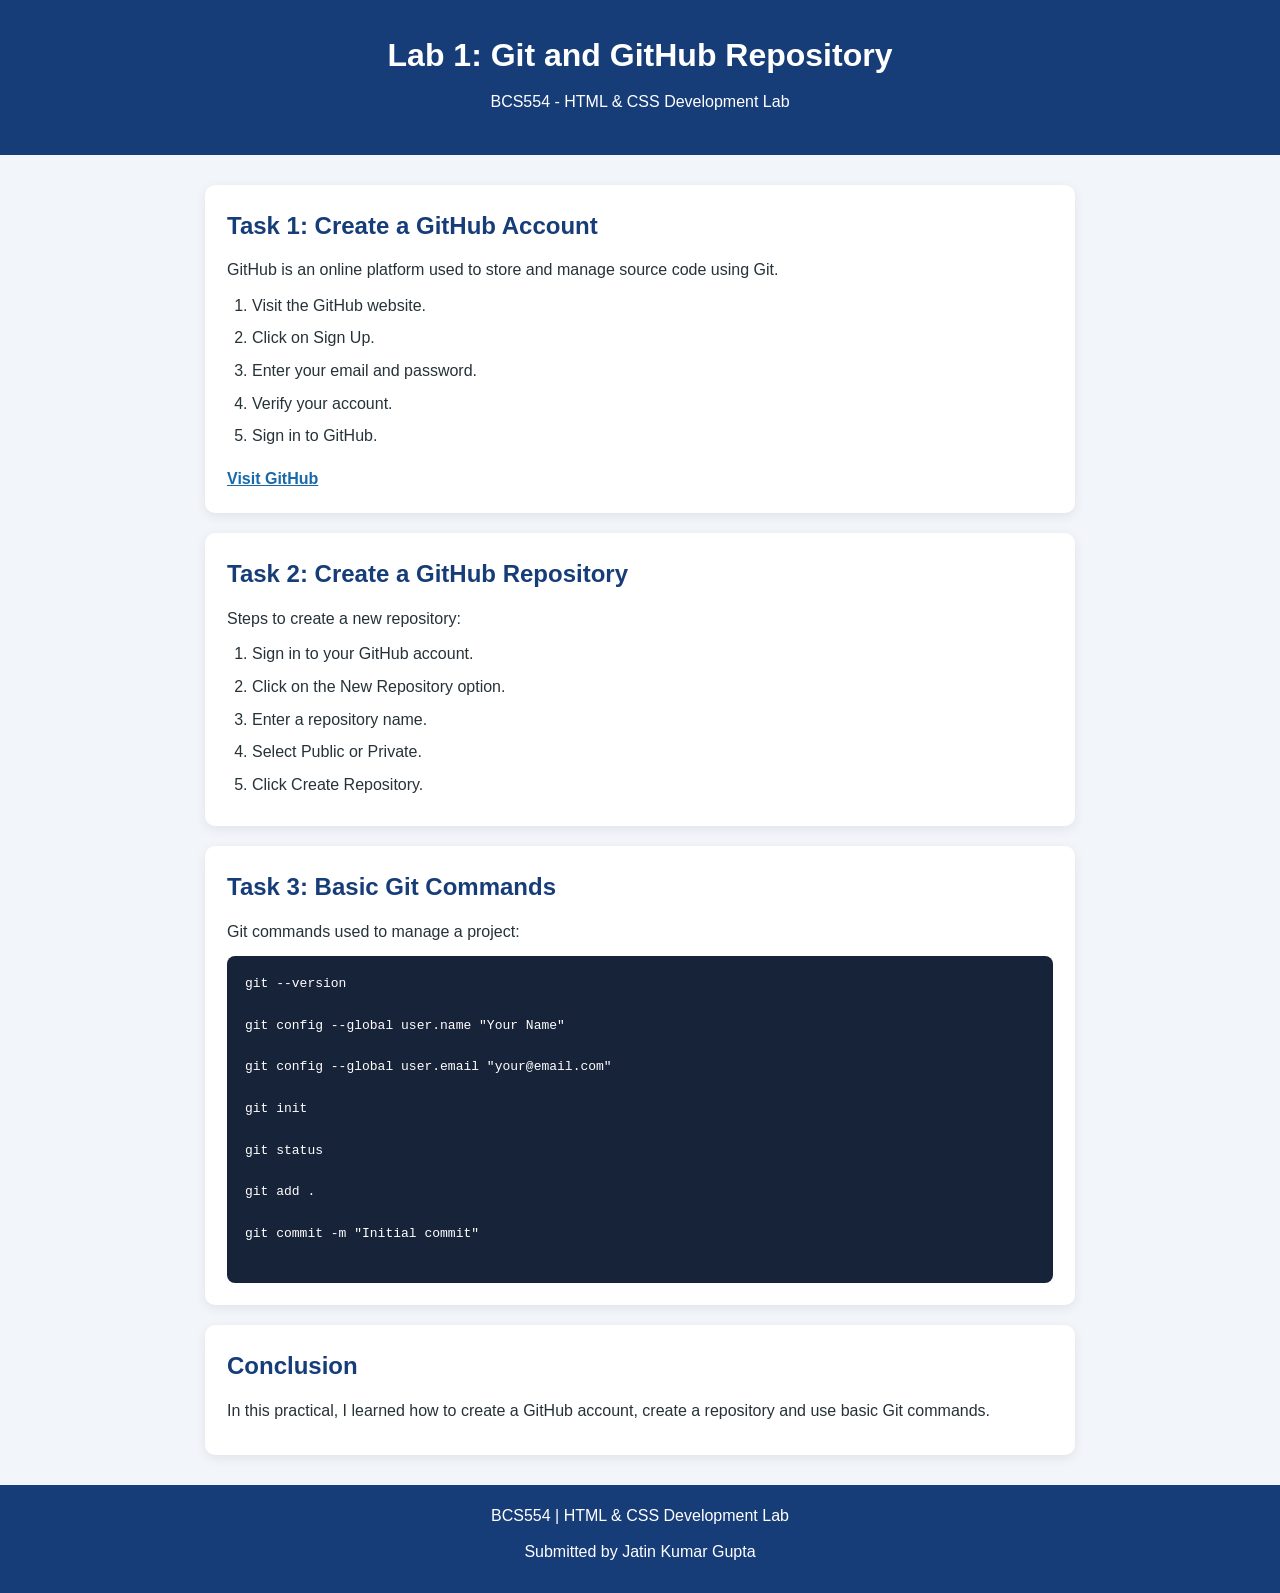
<file: Lab01/index.html>
<!DOCTYPE html>
<html lang="en">

<head>
    <meta charset="UTF-8">
    <meta name="viewport" content="width=device-width, initial-scale=1.0">
    <title>Lab 1 - Git and GitHub</title>
    <link rel="stylesheet" href="style.css">
</head>

<body>

    <header>
        <h1>Lab 1: Git and GitHub Repository</h1>
        <p>BCS554 - HTML & CSS Development Lab</p>
    </header>

    <main>
        <!-- <section class="student">
            <h2>Student Details</h2>
            <p><strong>Name:</strong> Jatin Kumar Gupta</p>
            <p><strong>Roll Number:</strong> 2550303010</p>
            <p><strong>Course:</strong> B.Tech CSE(Lateral-Entry)</p>
            <p><strong>University:</strong> Invertis University, Bareilly</p>
        </section> -->

        <section>
            <h2>Task 1: Create a GitHub Account</h2>
            <p>
                GitHub is an online platform used to store and manage
                source code using Git.
            </p>
            <ol>
                <li>Visit the GitHub website.</li>
                <li>Click on Sign Up.</li>
                <li>Enter your email and password.</li>
                <li>Verify your account.</li>
                <li>Sign in to GitHub.</li>
            </ol>
            <a href="https://github.com/" target="_blank">Visit GitHub</a>
        </section>

        <section>
            <h2>Task 2: Create a GitHub Repository</h2>
            <p>Steps to create a new repository:</p>
            <ol>
                <li>Sign in to your GitHub account.</li>
                <li>Click on the New Repository option.</li>
                <li>Enter a repository name.</li>
                <li>Select Public or Private.</li>
                <li>Click Create Repository.</li>
            </ol>
        </section>

        <section>
            <h2>Task 3: Basic Git Commands</h2>
            <p>Git commands used to manage a project:</p>

            <pre>
git --version

git config --global user.name "Your Name"

git config --global user.email "your@email.com"

git init

git status

git add .

git commit -m "Initial commit"
            </pre>
        </section>

        <section>
            <h2>Conclusion</h2>
            <p>
                In this practical, I learned how to create a GitHub
                account, create a repository and use basic Git commands.
            </p>
        </section>
    </main>

    <footer>
        <p>BCS554 | HTML & CSS Development Lab</p>
        <p>Submitted by Jatin Kumar Gupta</p>
    </footer>

</body>

</html>
</file>
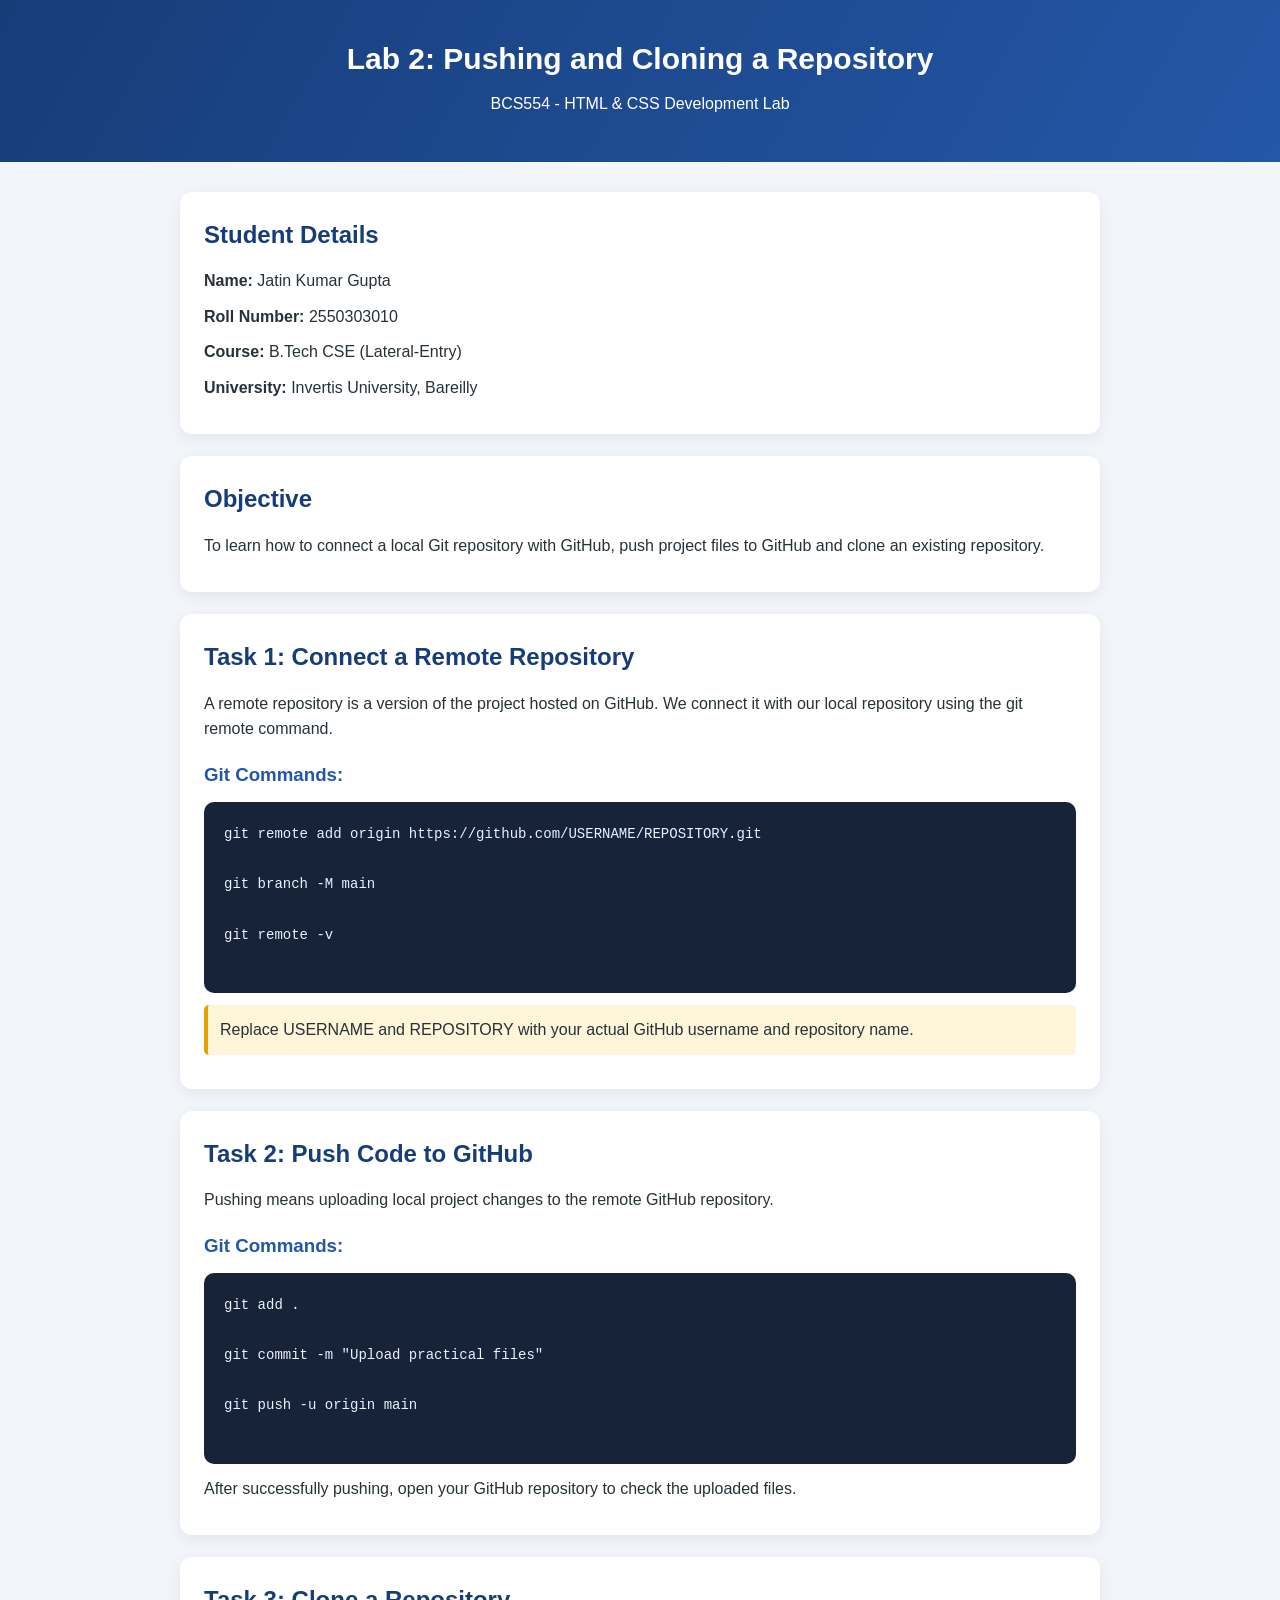
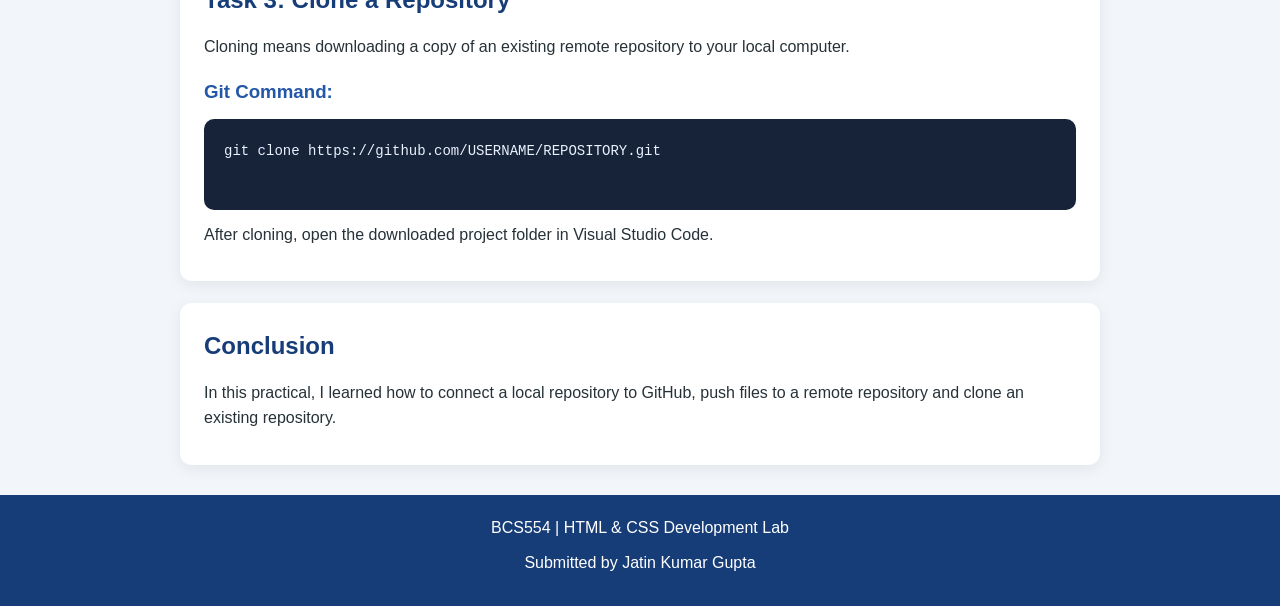
<file: Lab02/index.html>
<!DOCTYPE html>
<html lang="en">

<head>
    <meta charset="UTF-8">
    <meta name="viewport" content="width=device-width, initial-scale=1.0">
    <title>Lab 2 - Pushing and Cloning Repository</title>
    <link rel="stylesheet" href="style.css">
</head>

<body>

    <header>
        <h1>Lab 2: Pushing and Cloning a Repository</h1>
        <p>BCS554 - HTML & CSS Development Lab</p>
    </header>

    <main>

        <section class="student">
            <h2>Student Details</h2>
            <p><strong>Name:</strong> Jatin Kumar Gupta</p>
            <p><strong>Roll Number:</strong> 2550303010 </p>
            <p><strong>Course:</strong> B.Tech CSE (Lateral-Entry)</p>
            <p><strong>University:</strong> Invertis University, Bareilly</p>
        </section>

        <section>
            <h2>Objective</h2>
            <p>
                To learn how to connect a local Git repository with GitHub,
                push project files to GitHub and clone an existing repository.
            </p>
        </section>

        <section>
            <h2>Task 1: Connect a Remote Repository</h2>

            <p>
                A remote repository is a version of the project hosted
                on GitHub. We connect it with our local repository
                using the git remote command.
            </p>

            <h3>Git Commands:</h3>

            <pre>
git remote add origin https://github.com/USERNAME/REPOSITORY.git

git branch -M main

git remote -v
            </pre>

            <p class="note">
                Replace USERNAME and REPOSITORY with your actual
                GitHub username and repository name.
            </p>
        </section>

        <section>
            <h2>Task 2: Push Code to GitHub</h2>

            <p>
                Pushing means uploading local project changes
                to the remote GitHub repository.
            </p>

            <h3>Git Commands:</h3>

            <pre>
git add .

git commit -m "Upload practical files"

git push -u origin main
            </pre>

            <p>
                After successfully pushing, open your GitHub
                repository to check the uploaded files.
            </p>
        </section>

        <section>
            <h2>Task 3: Clone a Repository</h2>

            <p>
                Cloning means downloading a copy of an existing
                remote repository to your local computer.
            </p>

            <h3>Git Command:</h3>

            <pre>
git clone https://github.com/USERNAME/REPOSITORY.git
            </pre>

            <p>
                After cloning, open the downloaded project folder
                in Visual Studio Code.
            </p>
        </section>

        <section>
            <h2>Conclusion</h2>

            <p>
                In this practical, I learned how to connect a local
                repository to GitHub, push files to a remote repository
                and clone an existing repository.
            </p>
        </section>

    </main>

    <footer>
        <p>BCS554 | HTML & CSS Development Lab</p>
        <p>Submitted by Jatin Kumar Gupta</p>
    </footer>

</body>

</html>
</file>
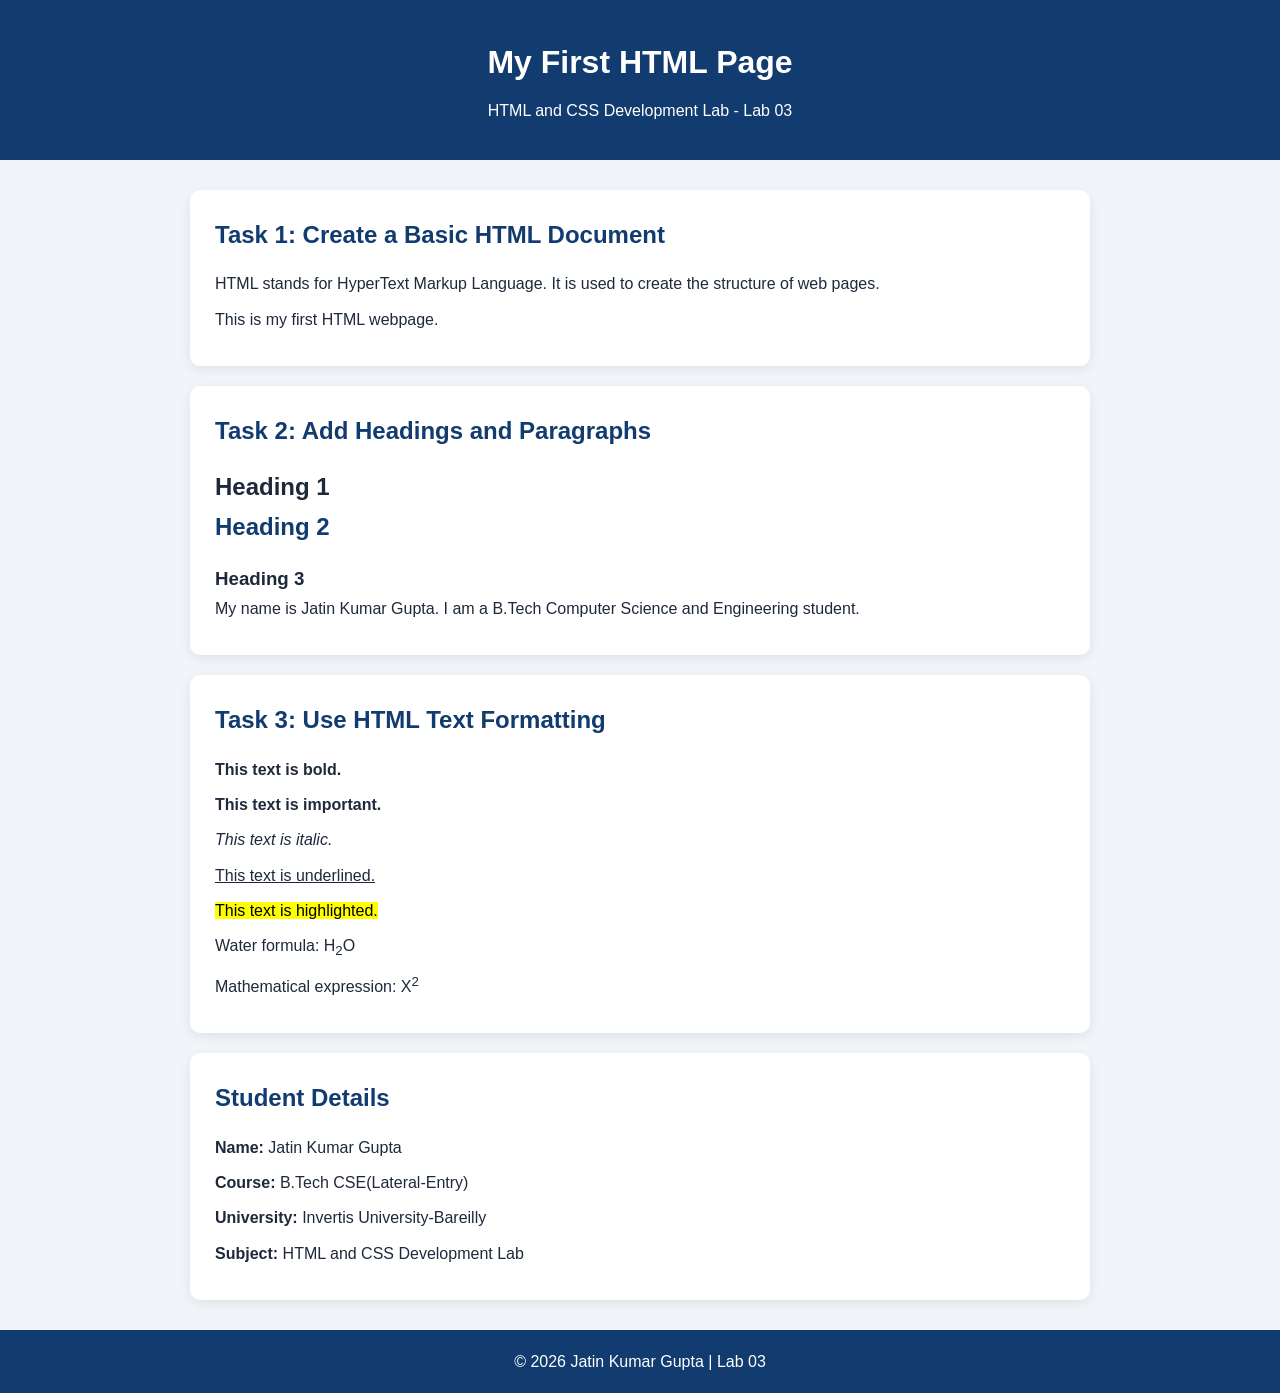
<file: Lab03/index.html>
<!DOCTYPE html>
<html lang="en">

<head>
    <meta charset="UTF-8">
    <meta name="viewport" content="width=device-width, initial-scale=1.0">
    <title>Lab 03 - First HTML Page</title>
    <link rel="stylesheet" href="style.css">
</head>

<body>

    <header>
        <h1>My First HTML Page</h1>
        <p>HTML and CSS Development Lab - Lab 03</p>
    </header>

    <main class="container">

        <section class="card">
            <h2>Task 1: Create a Basic HTML Document</h2>
            <p>
                HTML stands for HyperText Markup Language.
                It is used to create the structure of web pages.
            </p>
            <p>This is my first HTML webpage.</p>
        </section>

        <section class="card">
            <h2>Task 2: Add Headings and Paragraphs</h2>

            <h1>Heading 1</h1>
            <h2>Heading 2</h2>
            <h3>Heading 3</h3>

            <p>
                My name is Jatin Kumar Gupta. I am a B.Tech
                Computer Science and Engineering student.
            </p>
        </section>

        <section class="card">
            <h2>Task 3: Use HTML Text Formatting</h2>

            <p><b>This text is bold.</b></p>
            <p><strong>This text is important.</strong></p>
            <p><i>This text is italic.</i></p>
            <p><u>This text is underlined.</u></p>
            <p><mark>This text is highlighted.</mark></p>
            <p>Water formula: H<sub>2</sub>O</p>
            <p>Mathematical expression: X<sup>2</sup></p>
        </section>

        <section class="card">
            <h2>Student Details</h2>
            <p><strong>Name:</strong> Jatin Kumar Gupta</p>
            <p><strong>Course:</strong> B.Tech CSE(Lateral-Entry)</p>
            <p><strong>University:</strong> Invertis University-Bareilly</p>
            <p><strong>Subject:</strong> HTML and CSS Development Lab</p>
        </section>

    </main>

    <footer>
        <p>© 2026 Jatin Kumar Gupta | Lab 03</p>
    </footer>

</body>

</html>
</file>
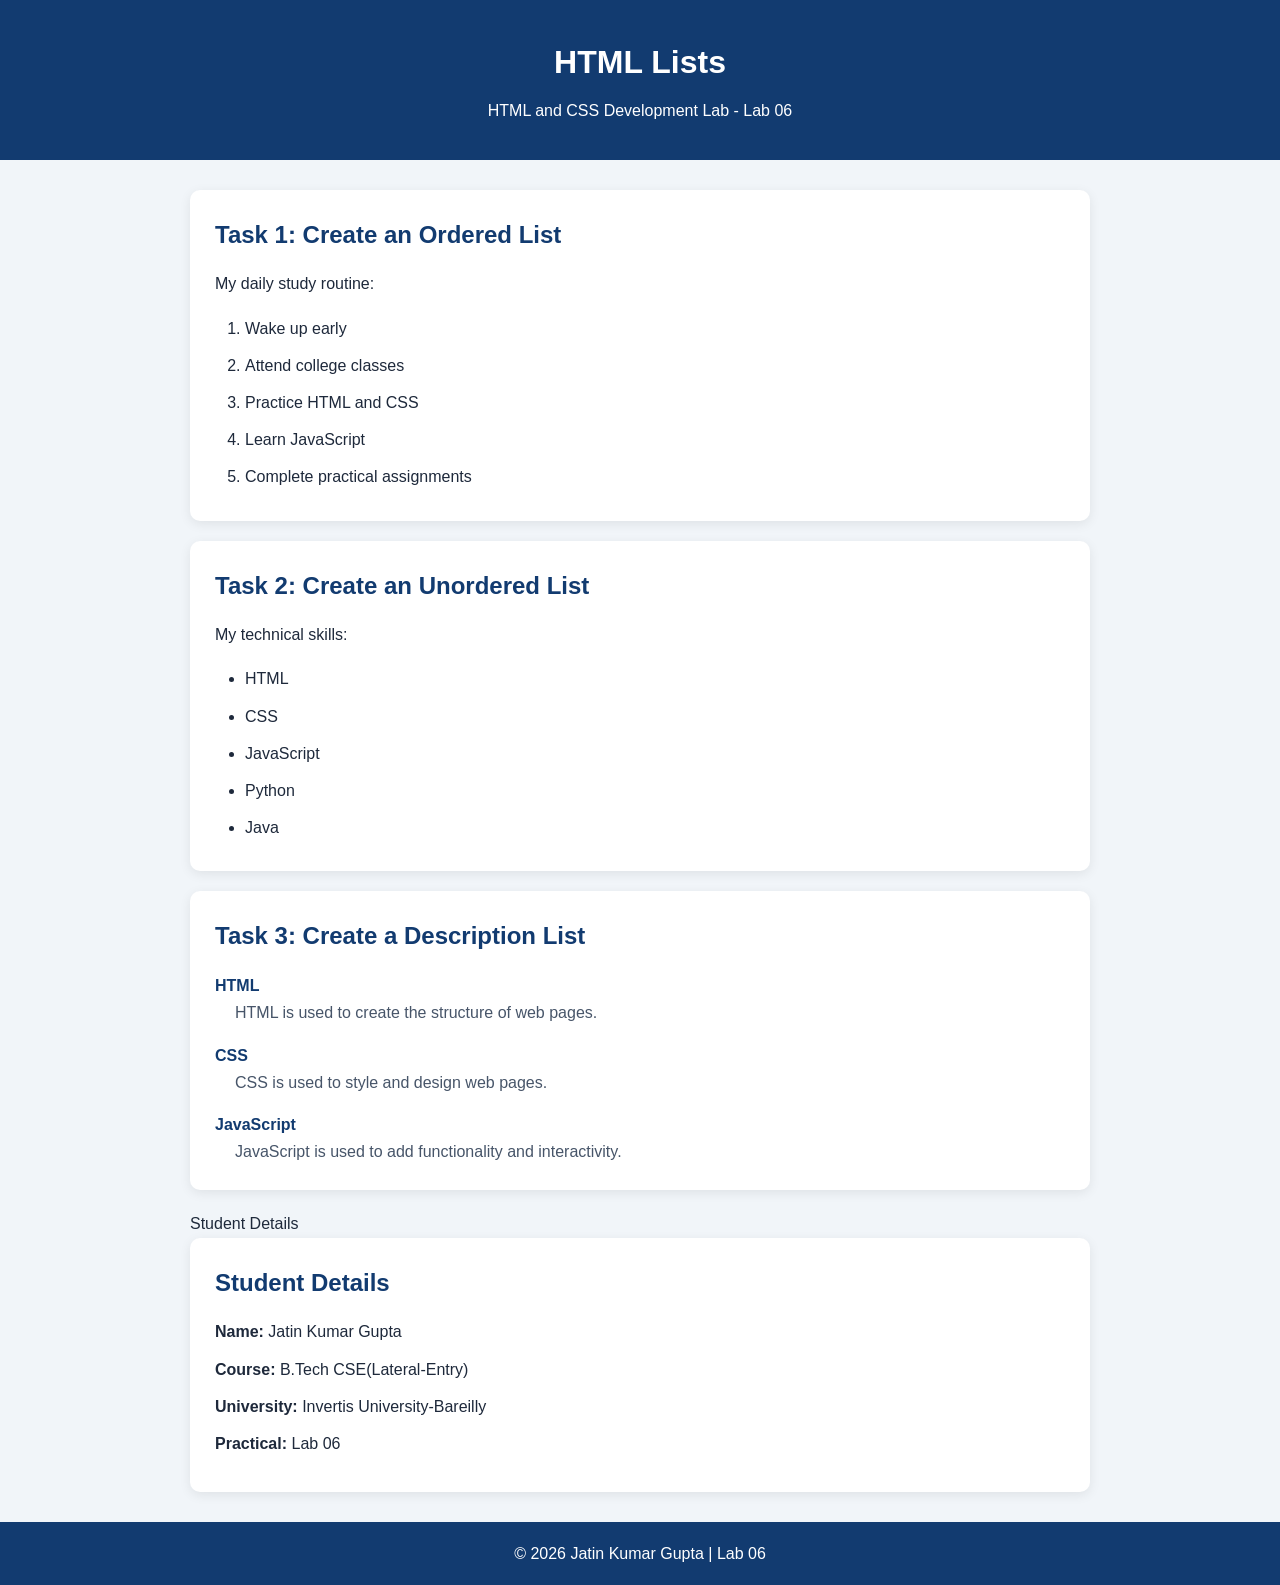
<file: Lab06/index.html>
<!DOCTYPE html>
<html lang="en">
<head>
    <meta charset="UTF-8">
    <meta name="viewport" content="width=device-width, initial-scale=1.0">
    <title>Lab 06 - HTML Lists</title>
    <link rel="stylesheet" href="style.css">
</head>
<body>

    <header>
        <h1>HTML Lists</h1>
        <p>HTML and CSS Development Lab - Lab 06</p>
    </header>

    <main class="container">

        <!-- Task 1: Ordered List -->
        <section class="card">
            <h2>Task 1: Create an Ordered List</h2>

            <p>My daily study routine:</p>

            <ol>
                <li>Wake up early</li>
                <li>Attend college classes</li>
                <li>Practice HTML and CSS</li>
                <li>Learn JavaScript</li>
                <li>Complete practical assignments</li>
            </ol>
        </section>

        <!-- Task 2: Unordered List -->
        <section class="card">
            <h2>Task 2: Create an Unordered List</h2>

            <p>My technical skills:</p>

            <ul>
                <li>HTML</li>
                <li>CSS</li>
                <li>JavaScript</li>
                <li>Python</li>
                <li>Java</li>
            </ul>
        </section>

        <!-- Task 3: Description List -->
        <section class="card">
            <h2>Task 3: Create a Description List</h2>

            <dl>
                <dt>HTML</dt>
                <dd>HTML is used to create the structure of web pages.</dd>

                <dt>CSS</dt>
                <dd>CSS is used to style and design web pages.</dd>

                <dt>JavaScript</dt>
                <dd>JavaScript is used to add functionality and interactivity.</dd>
            </dl>
        </section>

        Student Details
        <section class="card">
            <h2>Student Details</h2>

            <p><strong>Name:</strong> Jatin Kumar Gupta</p>
            <p><strong>Course:</strong> B.Tech CSE(Lateral-Entry)</p>
            <p><strong>University:</strong> Invertis University-Bareilly</p>
            <p><strong>Practical:</strong> Lab 06</p>
        </section>

    </main>

    <footer>
        <p>© 2026 Jatin Kumar Gupta | Lab 06</p>
    </footer>

</body>
</html>
</file>
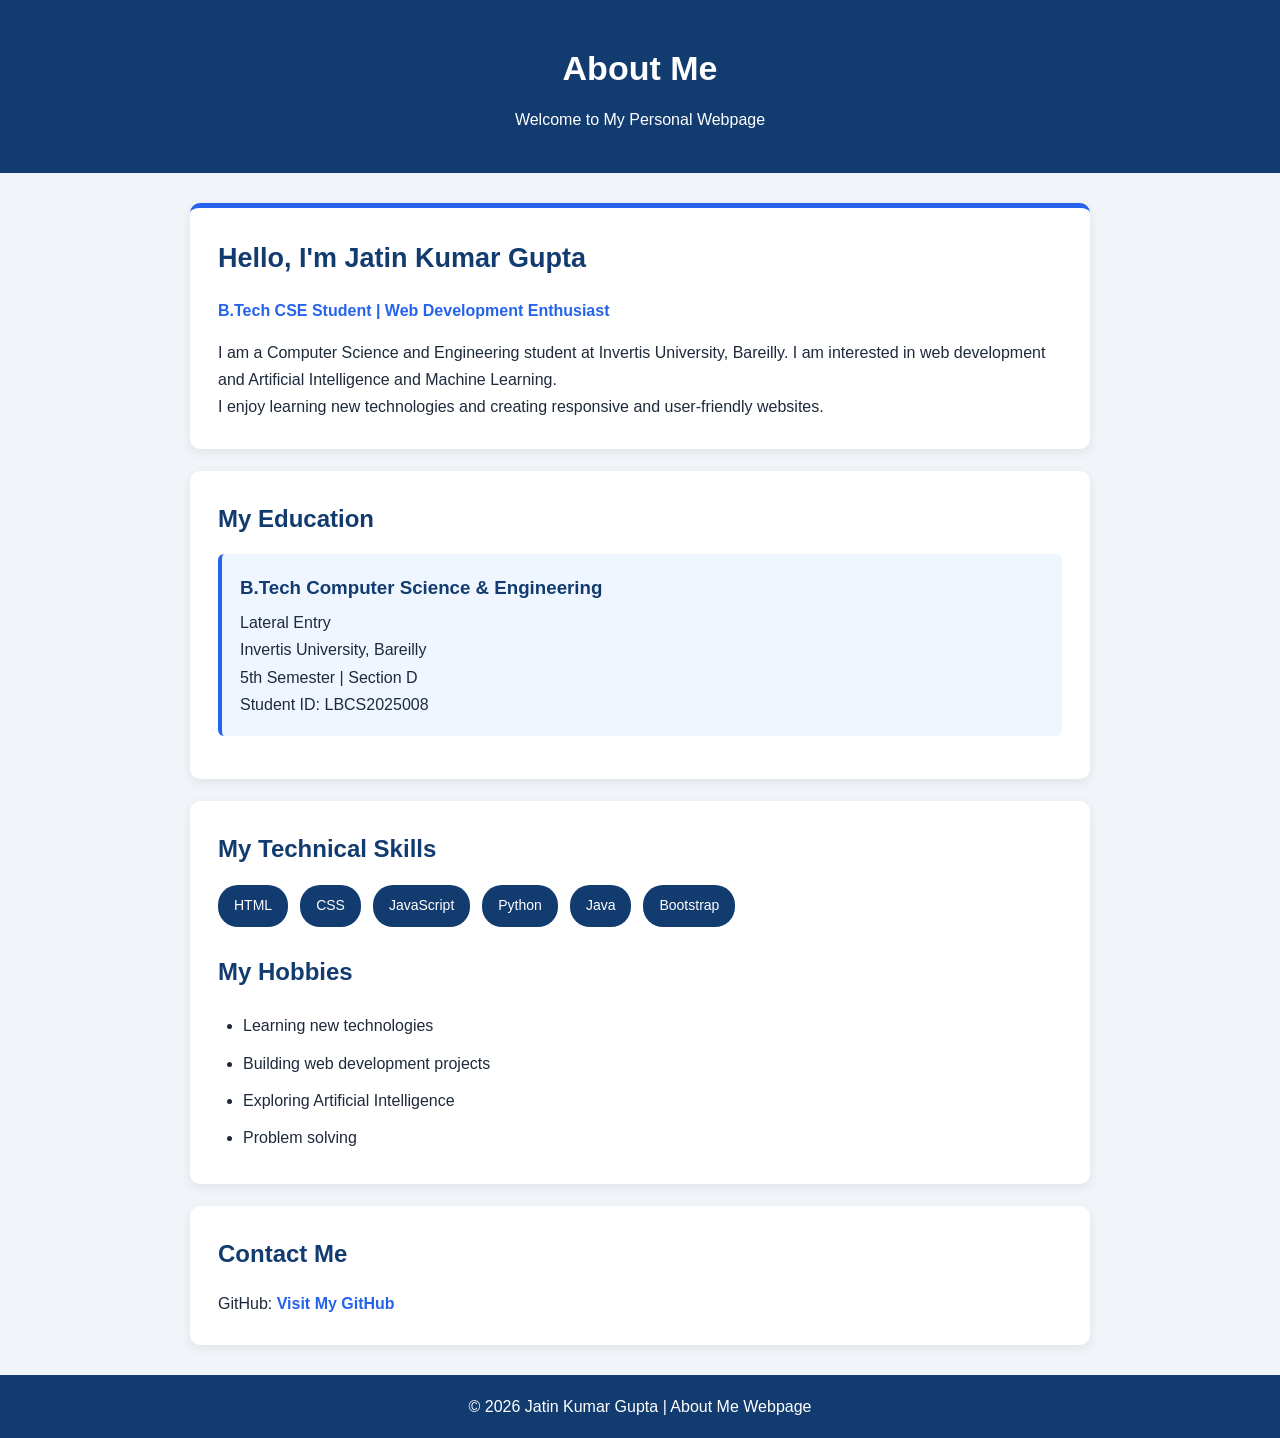
<file: Lab07/index.html>
<!DOCTYPE html>
<html lang="en">

<head>
    <meta charset="UTF-8">
    <meta name="viewport" content="width=device-width, initial-scale=1.0">
    <title>Lab 07 - About Me</title>
    <link rel="stylesheet" href="style.css">
</head>

<body>

    <header>
        <h1>About Me</h1>
        <p>Welcome to My Personal Webpage</p>
    </header>

    <main class="container">

        <!-- Task 1: Personal Introduction -->
        <section class="card profile">
            <div class="profile-content">
                <h2>Hello, I'm Jatin Kumar Gupta</h2>
                <p class="role">B.Tech CSE Student | Web Development Enthusiast</p>

                <p>
                    I am a Computer Science and Engineering student at
                    Invertis University, Bareilly. I am interested in
                    web development and Artificial Intelligence and
                    Machine Learning.
                </p>

                <p>
                    I enjoy learning new technologies and creating
                    responsive and user-friendly websites.
                </p>
            </div>
        </section>

        <!-- Task 2: Education -->
        <section class="card">
            <h2>My Education</h2>

            <div class="info-box">
                <h3>B.Tech Computer Science &amp; Engineering</h3>
                <p>Lateral Entry</p>
                <p>Invertis University, Bareilly</p>
                <p>5th Semester | Section D</p>
                <p>Student ID: LBCS2025008</p>
            </div>
        </section>

        <!-- Task 3: Skills and Hobbies -->
        <section class="card">
            <h2>My Technical Skills</h2>

            <div class="skills">
                <span>HTML</span>
                <span>CSS</span>
                <span>JavaScript</span>
                <span>Python</span>
                <span>Java</span>
                <span>Bootstrap</span>


            </div>

            <h2 class="hobby-heading">My Hobbies</h2>

            <ul>
                <li>Learning new technologies</li>
                <li>Building web development projects</li>
                <li>Exploring Artificial Intelligence</li>
                <li>Problem solving</li>
            </ul>
        </section>

        <!-- Contact Information -->
        <section class="card">
            <h2>Contact Me</h2>

            <p>
                GitHub:
                <a href="https://github.com/TechJatin" target="_blank" rel="noopener noreferrer">Visit My GitHub</a>
            </p>
        </section>

    </main>

    <footer>
        <p>© 2026 Jatin Kumar Gupta | About Me Webpage</p>
    </footer>

</body>

</html>
</file>
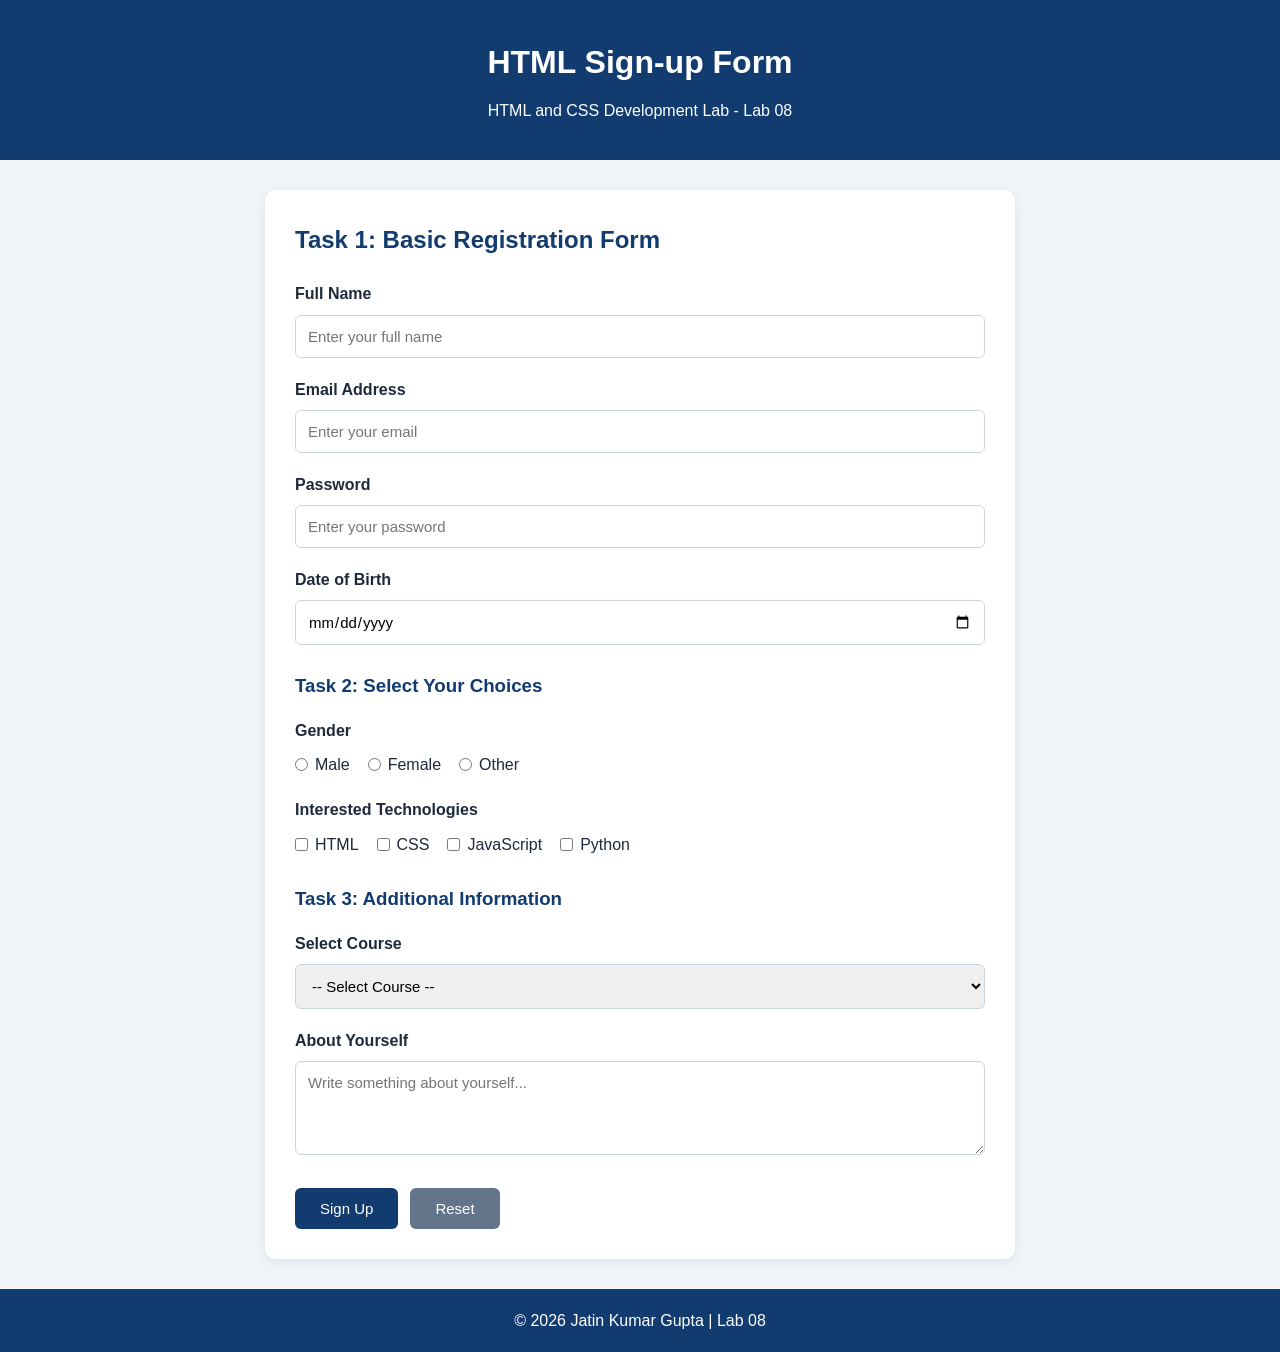
<file: Lab08/index.html>
<!DOCTYPE html>
<html lang="en">
<head>
    <meta charset="UTF-8">
    <meta name="viewport" content="width=device-width, initial-scale=1.0">
    <title>Lab 08 - Sign Up Form</title>
    <link rel="stylesheet" href="style.css">
</head>
<body>

    <header>
        <h1>HTML Sign-up Form</h1>
        <p>HTML and CSS Development Lab - Lab 08</p>
    </header>

    <main class="container">

        <!-- Task 1: Create a Basic Registration Form -->
        <section class="card">
            <h2>Task 1: Basic Registration Form</h2>

            <form action="#" method="post">

                <div class="form-group">
                    <label for="fullname">Full Name</label>
                    <input
                        type="text"
                        id="fullname"
                        name="fullname"
                        placeholder="Enter your full name"
                        required
                    >
                </div>

                <div class="form-group">
                    <label for="email">Email Address</label>
                    <input
                        type="email"
                        id="email"
                        name="email"
                        placeholder="Enter your email"
                        required
                    >
                </div>

                <div class="form-group">
                    <label for="password">Password</label>
                    <input
                        type="password"
                        id="password"
                        name="password"
                        placeholder="Enter your password"
                        required
                    >
                </div>

                <div class="form-group">
                    <label for="dob">Date of Birth</label>
                    <input
                        type="date"
                        id="dob"
                        name="dob"
                    >
                </div>

                <!-- Task 2: Radio Buttons and Checkboxes -->
                <h3>Task 2: Select Your Choices</h3>

                <div class="form-group">
                    <label>Gender</label>

                    <div class="choice">
                        <label>
                            <input type="radio" name="gender" value="male">
                            Male
                        </label>

                        <label>
                            <input type="radio" name="gender" value="female">
                            Female
                        </label>

                        <label>
                            <input type="radio" name="gender" value="other">
                            Other
                        </label>
                    </div>
                </div>

                <div class="form-group">
                    <label>Interested Technologies</label>

                    <div class="choice">
                        <label>
                            <input type="checkbox" name="technology" value="html">
                            HTML
                        </label>

                        <label>
                            <input type="checkbox" name="technology" value="css">
                            CSS
                        </label>

                        <label>
                            <input type="checkbox" name="technology" value="javascript">
                            JavaScript
                        </label>

                        <label>
                            <input type="checkbox" name="technology" value="python">
                            Python
                        </label>
                    </div>
                </div>

                <!-- Task 3: Dropdown and Textarea -->
                <h3>Task 3: Additional Information</h3>

                <div class="form-group">
                    <label for="course">Select Course</label>

                    <select id="course" name="course">
                        <option value="">-- Select Course --</option>
                        <option value="btech">B.Tech</option>
                        <option value="bca">BCA</option>
                        <option value="mca">MCA</option>
                        <option value="diploma">Diploma</option>
                    </select>
                </div>

                <div class="form-group">
                    <label for="message">About Yourself</label>

                    <textarea
                        id="message"
                        name="message"
                        rows="4"
                        placeholder="Write something about yourself..."
                    ></textarea>
                </div>

                <div class="buttons">
                    <button type="submit">Sign Up</button>
                    <button type="reset" class="reset-btn">Reset</button>
                </div>

            </form>
        </section>

    </main>

    <footer>
        <p>© 2026 Jatin Kumar Gupta | Lab 08</p>
    </footer>

</body>
</html>
</file>
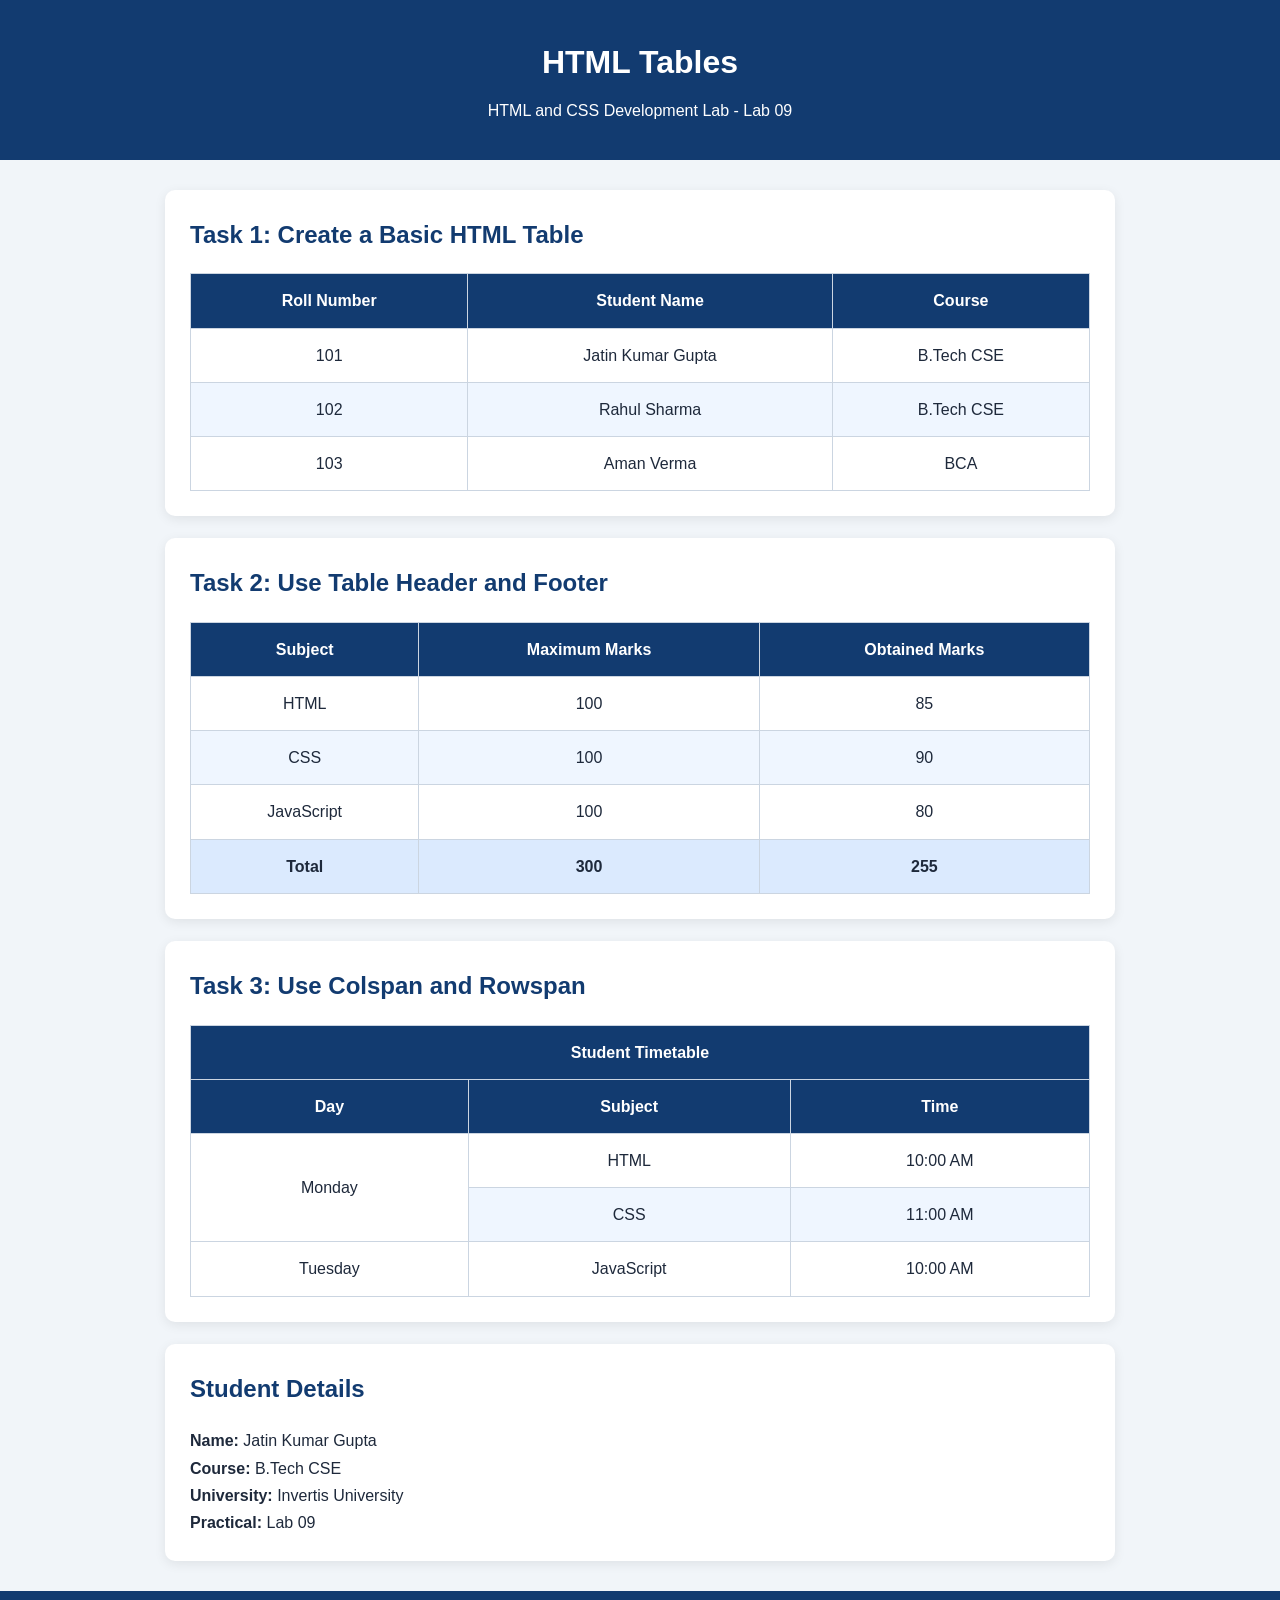
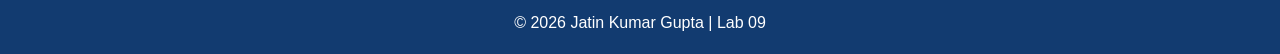
<file: Lab09/index.html>
<!DOCTYPE html>
<html lang="en">
<head>
    <meta charset="UTF-8">
    <meta name="viewport" content="width=device-width, initial-scale=1.0">
    <title>Lab 09 - HTML Tables</title>
    <link rel="stylesheet" href="style.css">
</head>
<body>

    <header>
        <h1>HTML Tables</h1>
        <p>HTML and CSS Development Lab - Lab 09</p>
    </header>

    <main class="container">

        <!-- Task 1: Create a Basic HTML Table -->
        <section class="card">
            <h2>Task 1: Create a Basic HTML Table</h2>

            <table>
                <thead>
                    <tr>
                        <th>Roll Number</th>
                        <th>Student Name</th>
                        <th>Course</th>
                    </tr>
                </thead>

                <tbody>
                    <tr>
                        <td>101</td>
                        <td>Jatin Kumar Gupta</td>
                        <td>B.Tech CSE</td>
                    </tr>
                    <tr>
                        <td>102</td>
                        <td>Rahul Sharma</td>
                        <td>B.Tech CSE</td>
                    </tr>
                    <tr>
                        <td>103</td>
                        <td>Aman Verma</td>
                        <td>BCA</td>
                    </tr>
                </tbody>
            </table>
        </section>

        <!-- Task 2: Use Table Header and Footer -->
        <section class="card">
            <h2>Task 2: Use Table Header and Footer</h2>

            <table>
                <thead>
                    <tr>
                        <th>Subject</th>
                        <th>Maximum Marks</th>
                        <th>Obtained Marks</th>
                    </tr>
                </thead>

                <tbody>
                    <tr>
                        <td>HTML</td>
                        <td>100</td>
                        <td>85</td>
                    </tr>
                    <tr>
                        <td>CSS</td>
                        <td>100</td>
                        <td>90</td>
                    </tr>
                    <tr>
                        <td>JavaScript</td>
                        <td>100</td>
                        <td>80</td>
                    </tr>
                </tbody>

                <tfoot>
                    <tr>
                        <th>Total</th>
                        <th>300</th>
                        <th>255</th>
                    </tr>
                </tfoot>
            </table>
        </section>

        <!-- Task 3: Use Colspan and Rowspan -->
        <section class="card">
            <h2>Task 3: Use Colspan and Rowspan</h2>

            <table>
                <thead>
                    <tr>
                        <th colspan="3">Student Timetable</th>
                    </tr>
                    <tr>
                        <th>Day</th>
                        <th>Subject</th>
                        <th>Time</th>
                    </tr>
                </thead>

                <tbody>
                    <tr>
                        <td rowspan="2">Monday</td>
                        <td>HTML</td>
                        <td>10:00 AM</td>
                    </tr>
                    <tr>
                        <td>CSS</td>
                        <td>11:00 AM</td>
                    </tr>
                    <tr>
                        <td>Tuesday</td>
                        <td>JavaScript</td>
                        <td>10:00 AM</td>
                    </tr>
                </tbody>
            </table>
        </section>

        <!-- Student Details -->
        <section class="card">
            <h2>Student Details</h2>
            <p><strong>Name:</strong> Jatin Kumar Gupta</p>
            <p><strong>Course:</strong> B.Tech CSE</p>
            <p><strong>University:</strong> Invertis University</p>
            <p><strong>Practical:</strong> Lab 09</p>
        </section>

    </main>

    <footer>
        <p>© 2026 Jatin Kumar Gupta | Lab 09</p>
    </footer>

</body>
</html>
</file>
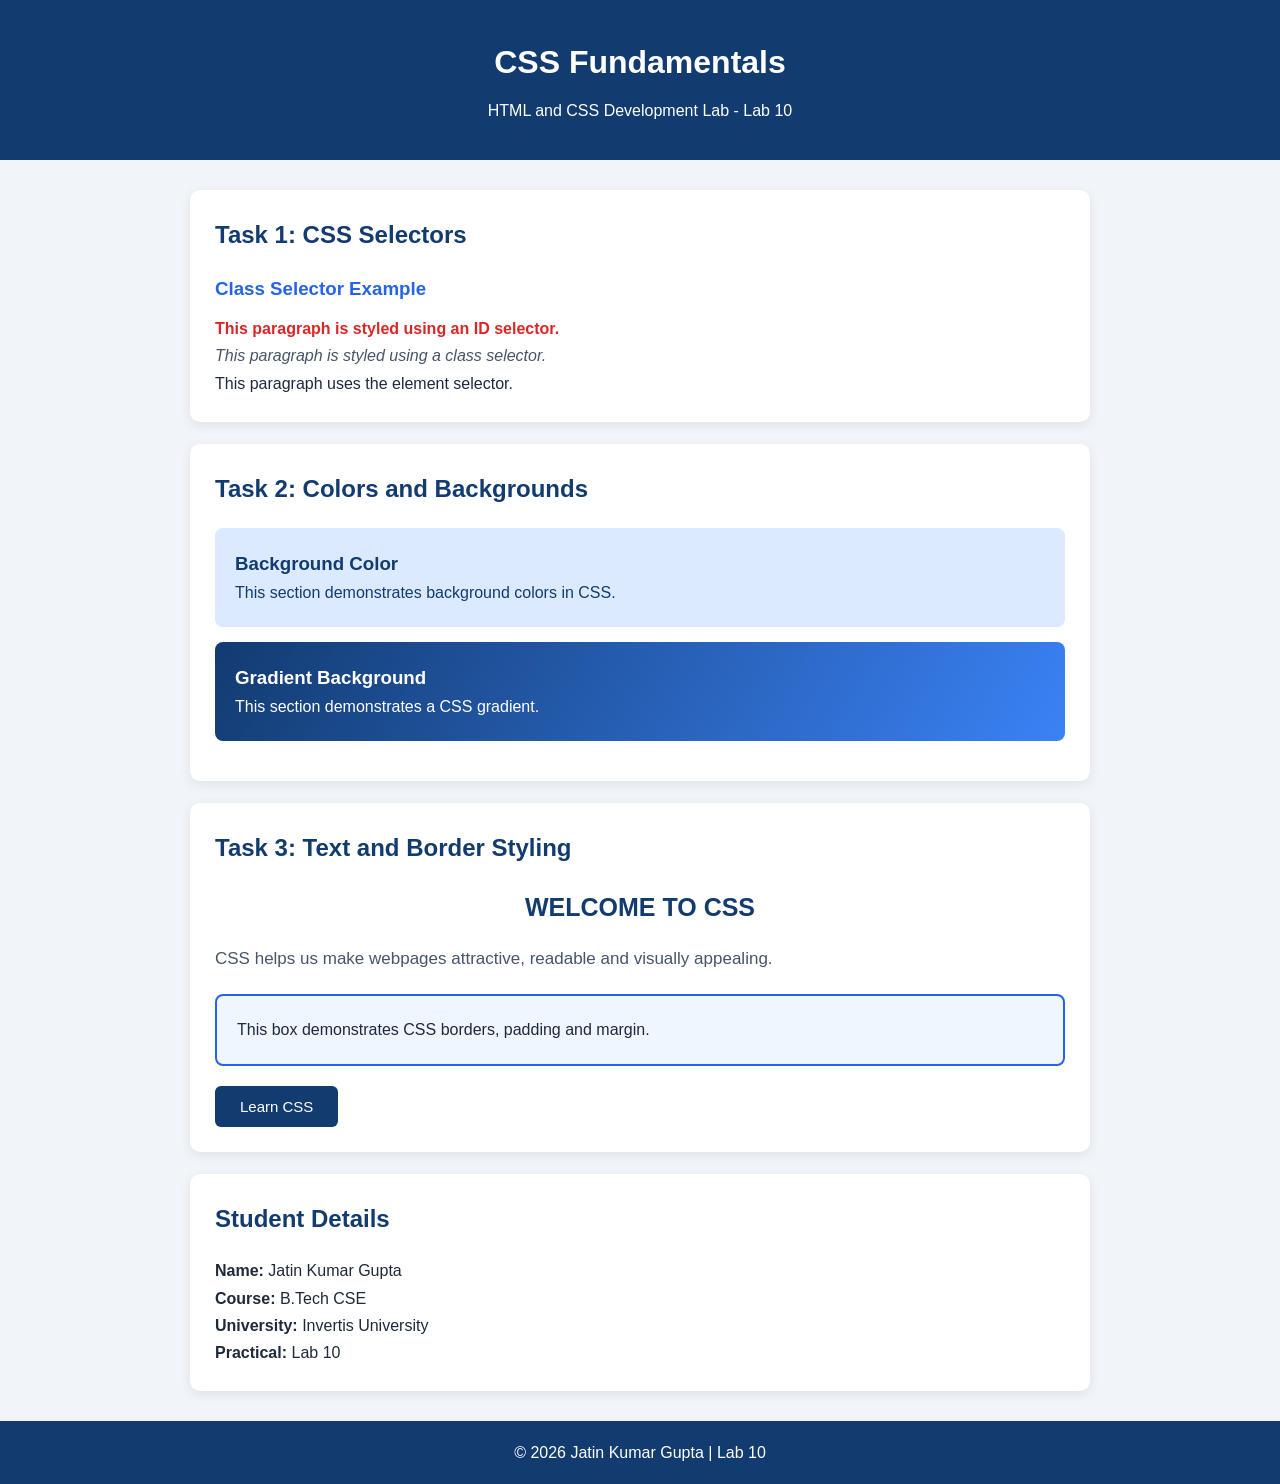
<file: Lab10/index.html>
<!DOCTYPE html>
<html lang="en">
<head>
    <meta charset="UTF-8">
    <meta name="viewport" content="width=device-width, initial-scale=1.0">
    <title>Lab 10 - CSS Fundamentals</title>
    <link rel="stylesheet" href="style.css">
</head>
<body>

    <header>
        <h1>CSS Fundamentals</h1>
        <p>HTML and CSS Development Lab - Lab 10</p>
    </header>

    <main class="container">

        <!-- Task 1: Apply CSS Selectors -->
        <section class="card">
            <h2>Task 1: CSS Selectors</h2>

            <h3 class="heading">Class Selector Example</h3>

            <p id="intro">
                This paragraph is styled using an ID selector.
            </p>

            <p class="description">
                This paragraph is styled using a class selector.
            </p>

            <p>
                This paragraph uses the element selector.
            </p>
        </section>

        <!-- Task 2: Apply Colors and Backgrounds -->
        <section class="card">
            <h2>Task 2: Colors and Backgrounds</h2>

            <div class="color-box">
                <h3>Background Color</h3>
                <p>This section demonstrates background colors in CSS.</p>
            </div>

            <div class="gradient-box">
                <h3>Gradient Background</h3>
                <p>This section demonstrates a CSS gradient.</p>
            </div>
        </section>

        <!-- Task 3: Text and Border Styling -->
        <section class="card">
            <h2>Task 3: Text and Border Styling</h2>

            <h3 class="styled-heading">Welcome to CSS</h3>

            <p class="styled-text">
                CSS helps us make webpages attractive, readable
                and visually appealing.
            </p>

            <div class="border-box">
                This box demonstrates CSS borders, padding and margin.
            </div>

            <button class="demo-button">Learn CSS</button>
        </section>

        <!-- Student Details -->
        <section class="card">
            <h2>Student Details</h2>
            <p><strong>Name:</strong> Jatin Kumar Gupta</p>
            <p><strong>Course:</strong> B.Tech CSE</p>
            <p><strong>University:</strong> Invertis University</p>
            <p><strong>Practical:</strong> Lab 10</p>
        </section>

    </main>

    <footer>
        <p>© 2026 Jatin Kumar Gupta | Lab 10</p>
    </footer>

</body>
</html>
</file>
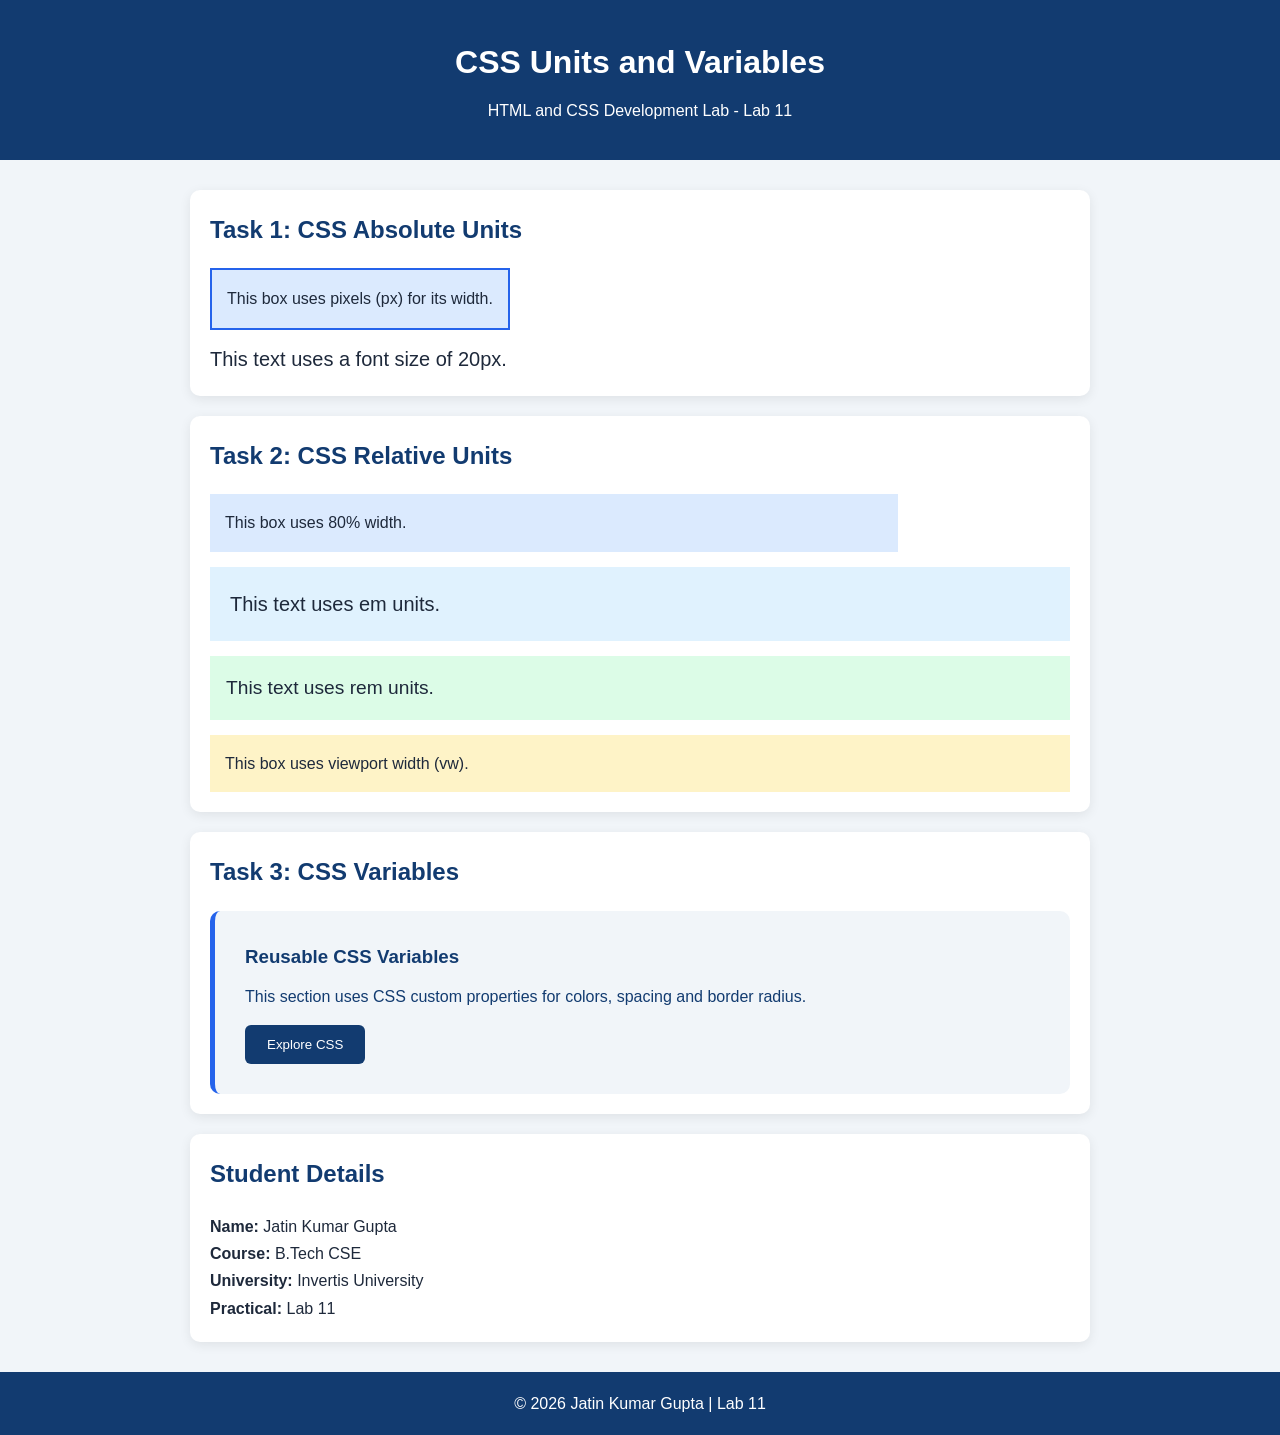
<file: Lab11/index.html>
<!DOCTYPE html>
<html lang="en">
<head>
    <meta charset="UTF-8">
    <meta name="viewport" content="width=device-width, initial-scale=1.0">
    <title>Lab 11 - CSS Units and Variables</title>
    <link rel="stylesheet" href="style.css">
</head>
<body>

    <header class="header">
        <h1>CSS Units and Variables</h1>
        <p>HTML and CSS Development Lab - Lab 11</p>
    </header>

    <main class="container">

        <!-- Task 1: CSS Absolute Units -->
        <section class="card">
            <h2>Task 1: CSS Absolute Units</h2>

            <div class="px-box">
                This box uses pixels (px) for its width.
            </div>

            <p class="pixel-text">
                This text uses a font size of 20px.
            </p>
        </section>

        <!-- Task 2: CSS Relative Units -->
        <section class="card">
            <h2>Task 2: CSS Relative Units</h2>

            <div class="percent-box">
                This box uses 80% width.
            </div>

            <div class="em-box">
                <p>This text uses em units.</p>
            </div>

            <div class="rem-box">
                This text uses rem units.
            </div>

            <div class="viewport-box">
                This box uses viewport width (vw).
            </div>
        </section>

        <!-- Task 3: CSS Variables -->
        <section class="card">
            <h2>Task 3: CSS Variables</h2>

            <div class="variable-box">
                <h3>Reusable CSS Variables</h3>
                <p>
                    This section uses CSS custom properties
                    for colors, spacing and border radius.
                </p>
                <button class="demo-button">Explore CSS</button>
            </div>
        </section>

        <!-- Student Details -->
        <section class="card">
            <h2>Student Details</h2>
            <p><strong>Name:</strong> Jatin Kumar Gupta</p>
            <p><strong>Course:</strong> B.Tech CSE</p>
            <p><strong>University:</strong> Invertis University</p>
            <p><strong>Practical:</strong> Lab 11</p>
        </section>

    </main>

    <footer>
        <p>© 2026 Jatin Kumar Gupta | Lab 11</p>
    </footer>

</body>
</html>
</file>
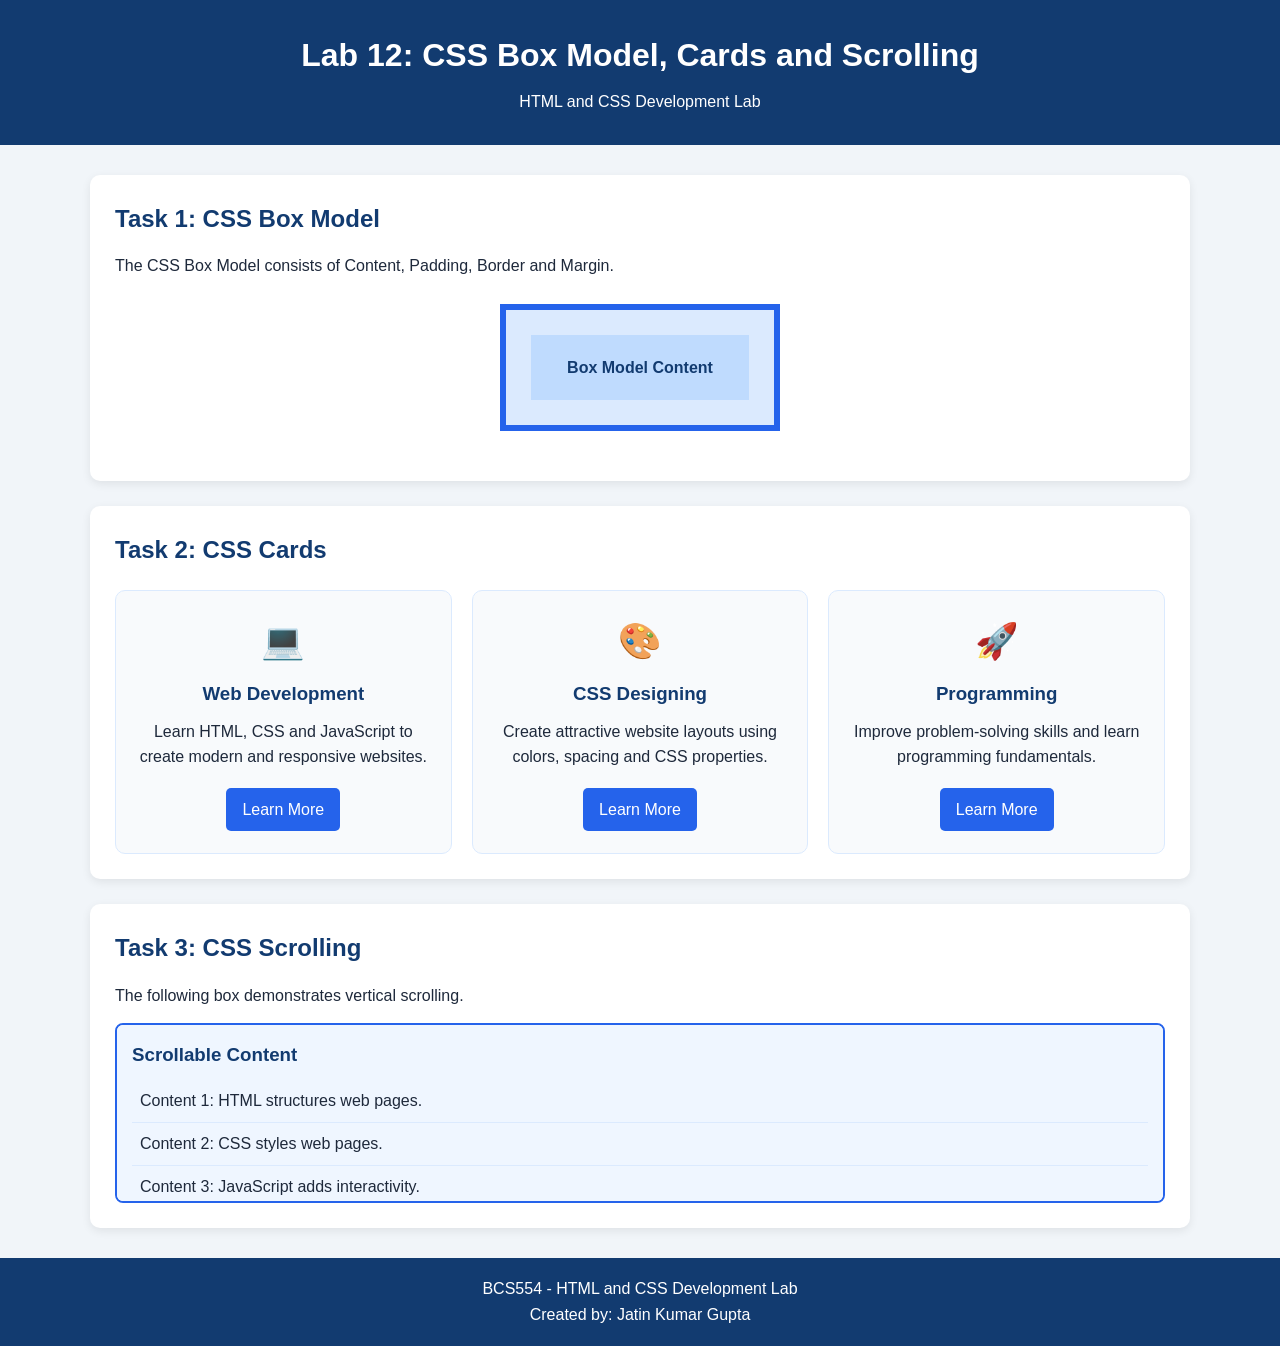
<file: Lab12/index.html>
<!DOCTYPE html>
<html lang="en">
<head>
    <meta charset="UTF-8">
    <meta name="viewport" content="width=device-width, initial-scale=1.0">
    <title>Lab 12 - Box Model, Cards and Scrolling</title>
    <link rel="stylesheet" href="style.css">
</head>
<body>

    <header>
        <h1>Lab 12: CSS Box Model, Cards and Scrolling</h1>
        <p>HTML and CSS Development Lab</p>
    </header>

    <main class="container">

        <!-- Task 1: CSS Box Model -->
        <section class="section">
            <h2>Task 1: CSS Box Model</h2>
            <p>
                The CSS Box Model consists of Content, Padding,
                Border and Margin.
            </p>

            <div class="box-model">
                <div class="box-content">
                    Box Model Content
                </div>
            </div>
        </section>

        <!-- Task 2: Card Design -->
        <section class="section">
            <h2>Task 2: CSS Cards</h2>

            <div class="cards">

                <div class="card">
                    <div class="card-icon">💻</div>
                    <h3>Web Development</h3>
                    <p>
                        Learn HTML, CSS and JavaScript to create
                        modern and responsive websites.
                    </p>
                    <a href="https://developer.mozilla.org/"
                       target="_blank">Learn More</a>
                </div>

                <div class="card">
                    <div class="card-icon">🎨</div>
                    <h3>CSS Designing</h3>
                    <p>
                        Create attractive website layouts using
                        colors, spacing and CSS properties.
                    </p>
                    <a href="https://www.w3schools.com/css/"
                       target="_blank">Learn More</a>
                </div>

                <div class="card">
                    <div class="card-icon">🚀</div>
                    <h3>Programming</h3>
                    <p>
                        Improve problem-solving skills and learn
                        programming fundamentals.
                    </p>
                    <a href="https://www.w3schools.com/"
                       target="_blank">Learn More</a>
                </div>

            </div>
        </section>

        <!-- Task 3: Scrolling -->
        <section class="section">
            <h2>Task 3: CSS Scrolling</h2>

            <p>
                The following box demonstrates vertical scrolling.
            </p>

            <div class="scroll-box">
                <h3>Scrollable Content</h3>
                <p>Content 1: HTML structures web pages.</p>
                <p>Content 2: CSS styles web pages.</p>
                <p>Content 3: JavaScript adds interactivity.</p>
                <p>Content 4: Flexbox helps create layouts.</p>
                <p>Content 5: CSS Grid creates grid layouts.</p>
                <p>Content 6: Responsive design supports mobiles.</p>
                <p>Content 7: Padding creates inner spacing.</p>
                <p>Content 8: Margin creates outer spacing.</p>
                <p>Content 9: Borders surround elements.</p>
                <p>Content 10: Overflow controls extra content.</p>
            </div>
        </section>

    </main>

    <footer>
        <p>BCS554 - HTML and CSS Development Lab</p>
        <p>Created by: Jatin Kumar Gupta</p>
    </footer>

</body>
</html>
</file>
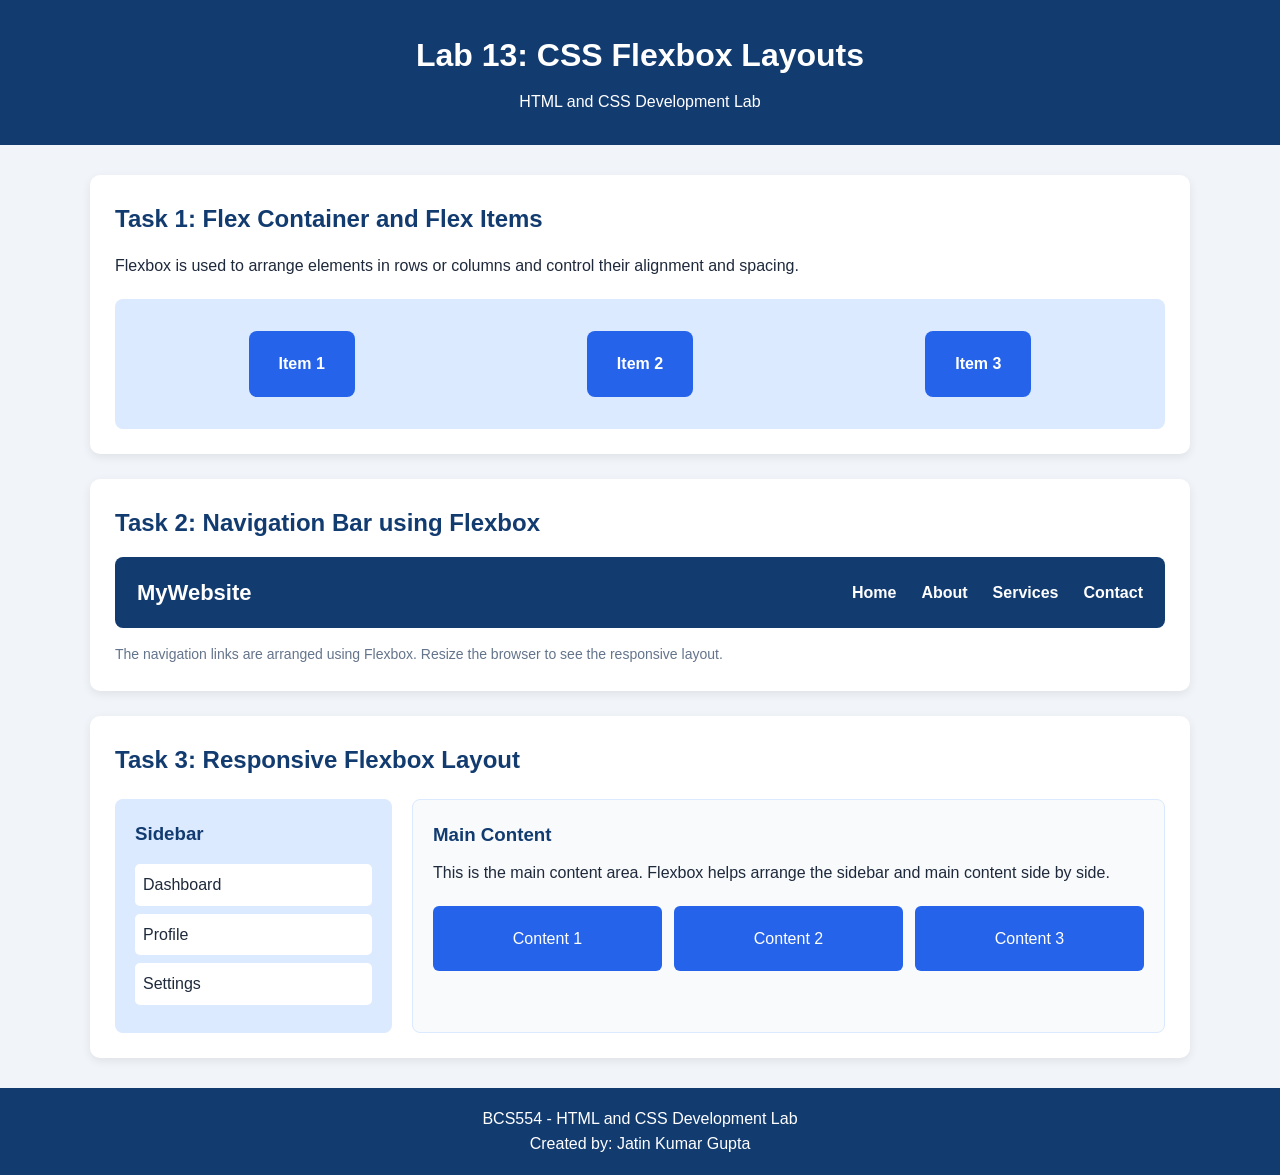
<file: Lab13/index.html>
<!DOCTYPE html>
<html lang="en">
<head>
    <meta charset="UTF-8">
    <meta name="viewport" content="width=device-width, initial-scale=1.0">
    <title>Lab 13 - CSS Flexbox Layouts</title>
    <link rel="stylesheet" href="style.css">
</head>
<body>

    <header class="header">
        <h1>Lab 13: CSS Flexbox Layouts</h1>
        <p>HTML and CSS Development Lab</p>
    </header>

    <main class="container">

        <!-- Task 1: Flex Container and Items -->
        <section class="section">
            <h2>Task 1: Flex Container and Flex Items</h2>
            <p>
                Flexbox is used to arrange elements in rows or columns
                and control their alignment and spacing.
            </p>

            <div class="flex-container">
                <div class="flex-item">Item 1</div>
                <div class="flex-item">Item 2</div>
                <div class="flex-item">Item 3</div>
            </div>
        </section>

        <!-- Task 2: Navigation Bar -->
        <section class="section">
            <h2>Task 2: Navigation Bar using Flexbox</h2>

            <nav class="navbar">
                <div class="logo">MyWebsite</div>

                <ul class="nav-links">
                    <li><a href="#home">Home</a></li>
                    <li><a href="#about">About</a></li>
                    <li><a href="#services">Services</a></li>
                    <li><a href="#contact">Contact</a></li>
                </ul>
            </nav>

            <p class="note">
                The navigation links are arranged using Flexbox.
                Resize the browser to see the responsive layout.
            </p>
        </section>

        <!-- Task 3: Responsive Flexbox Layout -->
        <section class="section">
            <h2>Task 3: Responsive Flexbox Layout</h2>

            <div class="page-layout">

                <aside class="sidebar">
                    <h3>Sidebar</h3>
                    <p>Dashboard</p>
                    <p>Profile</p>
                    <p>Settings</p>
                </aside>

                <div class="main-content">
                    <h3>Main Content</h3>
                    <p>
                        This is the main content area.
                        Flexbox helps arrange the sidebar and
                        main content side by side.
                    </p>

                    <div class="content-cards">
                        <div class="small-card">Content 1</div>
                        <div class="small-card">Content 2</div>
                        <div class="small-card">Content 3</div>
                    </div>
                </div>

            </div>
        </section>

    </main>

    <footer class="footer">
        <p>BCS554 - HTML and CSS Development Lab</p>
        <p>Created by: Jatin Kumar Gupta</p>
    </footer>

</body>
</html>
</file>
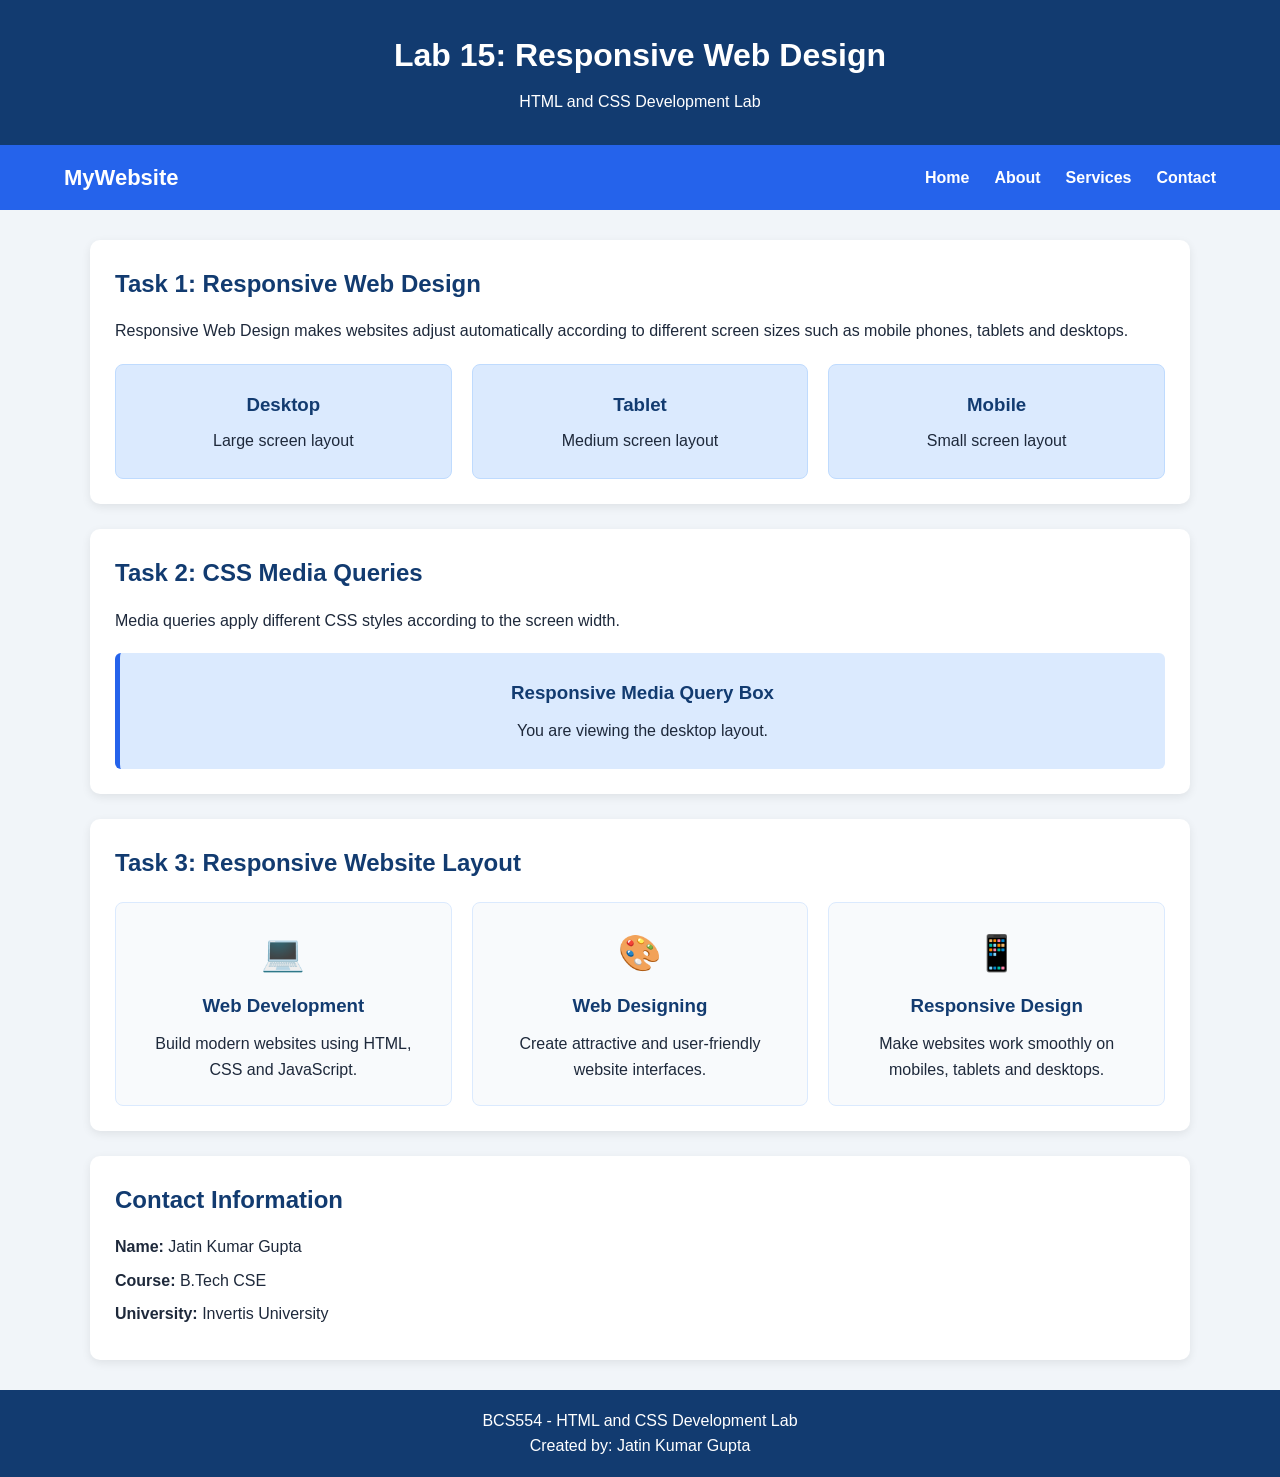
<file: Lab15/index.html>
<!DOCTYPE html>
<html lang="en">
<head>
    <meta charset="UTF-8">
    <meta name="viewport" content="width=device-width, initial-scale=1.0">
    <title>Lab 15 - Responsive Web Design</title>
    <link rel="stylesheet" href="style.css">
</head>
<body>

    <!-- Header -->
    <header class="header" id="home">
        <h1>Lab 15: Responsive Web Design</h1>
        <p>HTML and CSS Development Lab</p>
    </header>

    <!-- Navigation -->
    <nav class="navbar">
        <div class="logo">MyWebsite</div>

        <ul class="nav-links">
            <li><a href="#home">Home</a></li>
            <li><a href="#about">About</a></li>
            <li><a href="#services">Services</a></li>
            <li><a href="#contact">Contact</a></li>
        </ul>
    </nav>

    <main class="container">

        <!-- Task 1: Responsive Web Design -->
        <section class="section" id="about">
            <h2>Task 1: Responsive Web Design</h2>

            <p>
                Responsive Web Design makes websites adjust
                automatically according to different screen sizes
                such as mobile phones, tablets and desktops.
            </p>

            <div class="device-container">
                <div class="device-card">
                    <h3>Desktop</h3>
                    <p>Large screen layout</p>
                </div>

                <div class="device-card">
                    <h3>Tablet</h3>
                    <p>Medium screen layout</p>
                </div>

                <div class="device-card">
                    <h3>Mobile</h3>
                    <p>Small screen layout</p>
                </div>
            </div>
        </section>

        <!-- Task 2: Media Queries -->
        <section class="section">
            <h2>Task 2: CSS Media Queries</h2>

            <p>
                Media queries apply different CSS styles
                according to the screen width.
            </p>

            <div class="media-box">
                <h3>Responsive Media Query Box</h3>
                <p class="desktop-message">
                    You are viewing the desktop layout.
                </p>
                <p class="tablet-message">
                    You are viewing the tablet layout.
                </p>
                <p class="mobile-message">
                    You are viewing the mobile layout.
                </p>
            </div>
        </section>

        <!-- Task 3: Responsive Website Layout -->
        <section class="section" id="services">
            <h2>Task 3: Responsive Website Layout</h2>

            <div class="service-grid">

                <div class="service-card">
                    <div class="icon">💻</div>
                    <h3>Web Development</h3>
                    <p>
                        Build modern websites using HTML,
                        CSS and JavaScript.
                    </p>
                </div>

                <div class="service-card">
                    <div class="icon">🎨</div>
                    <h3>Web Designing</h3>
                    <p>
                        Create attractive and user-friendly
                        website interfaces.
                    </p>
                </div>

                <div class="service-card">
                    <div class="icon">📱</div>
                    <h3>Responsive Design</h3>
                    <p>
                        Make websites work smoothly on
                        mobiles, tablets and desktops.
                    </p>
                </div>

            </div>
        </section>

        <!-- Contact -->
        <section class="section" id="contact">
            <h2>Contact Information</h2>
            <p><strong>Name:</strong> Jatin Kumar Gupta</p>
            <p><strong>Course:</strong> B.Tech CSE</p>
            <p><strong>University:</strong> Invertis University</p>
        </section>

    </main>

    <!-- Footer -->
    <footer class="footer">
        <p>BCS554 - HTML and CSS Development Lab</p>
        <p>Created by: Jatin Kumar Gupta</p>
    </footer>

</body>
</html>
</file>
<file: Lab01/style.css>
* {
    margin: 0;
    padding: 0;
    box-sizing: border-box;
}

body {
    font-family: Arial, sans-serif;
    background-color: #f2f5fa;
    color: #263238;
    line-height: 1.6;
}

header {
    background-color: #173d79;
    color: white;
    text-align: center;
    padding: 30px 15px;
}

header h1 {
    margin-bottom: 8px;
}

main {
    max-width: 900px;
    margin: 30px auto;
    padding: 0 15px;
}

section {
    background-color: white;
    padding: 22px;
    margin-bottom: 20px;
    border-radius: 10px;
    box-shadow: 0 3px 12px rgba(0, 0, 0, 0.08);
}

h2 {
    color: #173d79;
    margin-bottom: 12px;
}

p {
    margin-bottom: 10px;
}

ol {
    padding-left: 25px;
}

li {
    margin-bottom: 7px;
}

a {
    display: inline-block;
    margin-top: 10px;
    color: #1769aa;
    font-weight: bold;
}

pre {
    background-color: #172338;
    color: white;
    padding: 18px;
    border-radius: 8px;
    overflow-x: auto;
    margin-top: 12px;
}

footer {
    background-color: #173d79;
    color: white;
    text-align: center;
    padding: 18px;
}

@media (max-width: 600px) {
    header h1 {
        font-size: 23px;
    }

    section {
        padding: 16px;
    }
}
</file>
<file: Lab02/style.css>
* {
    margin: 0;
    padding: 0;
    box-sizing: border-box;
}

body {
    font-family: Arial, sans-serif;
    background-color: #f2f5fa;
    color: #263238;
    line-height: 1.6;
}

header {
    background: linear-gradient(120deg, #173d79, #2457a7);
    color: white;
    text-align: center;
    padding: 35px 15px;
}

header h1 {
    margin-bottom: 8px;
    font-size: 30px;
}

main {
    max-width: 950px;
    margin: 30px auto;
    padding: 0 15px;
}

section {
    background: white;
    padding: 24px;
    margin-bottom: 22px;
    border-radius: 12px;
    box-shadow: 0 4px 15px rgba(0, 0, 0, 0.07);
}

h2 {
    color: #173d79;
    margin-bottom: 14px;
}

h3 {
    color: #2457a7;
    margin: 18px 0 10px;
}

p {
    margin-bottom: 10px;
}

pre {
    background: #172338;
    color: #eaf1ff;
    padding: 20px;
    border-radius: 10px;
    overflow-x: auto;
    margin: 12px 0;
    font-size: 14px;
    line-height: 1.8;
}

.note {
    background: #fff5d9;
    border-left: 4px solid #e5a000;
    padding: 12px;
    border-radius: 5px;
}

footer {
    background: #173d79;
    color: white;
    text-align: center;
    padding: 20px;
}

@media (max-width: 600px) {
    header h1 {
        font-size: 22px;
    }

    section {
        padding: 17px;
    }

    pre {
        font-size: 12px;
        padding: 14px;
    }
}
</file>
<file: Lab03/style.css>
* {
    margin: 0;
    padding: 0;
    box-sizing: border-box;
}

body {
    font-family: Arial, sans-serif;
    background-color: #f1f5f9;
    color: #1e293b;
    line-height: 1.7;
}

header {
    background-color: #123b70;
    color: white;
    text-align: center;
    padding: 35px 15px;
}

header h1 {
    font-size: 32px;
    margin-bottom: 8px;
}

.container {
    width: 90%;
    max-width: 900px;
    margin: 30px auto;
}

.card {
    background-color: white;
    padding: 25px;
    margin-bottom: 20px;
    border-radius: 10px;
    box-shadow: 0 3px 12px rgba(0, 0, 0, 0.08);
}

.card h2 {
    color: #123b70;
    margin-bottom: 15px;
}

.card p {
    margin-bottom: 8px;
}

footer {
    background-color: #123b70;
    color: white;
    text-align: center;
    padding: 18px;
    margin-top: 30px;
}

@media (max-width: 600px) {
    header h1 {
        font-size: 25px;
    }

    .container {
        width: 94%;
    }

    .card {
        padding: 18px;
    }
}
</file>
<file: Lab06/style.css>
* {
    margin: 0;
    padding: 0;
    box-sizing: border-box;
}

body {
    font-family: Arial, sans-serif;
    background-color: #f1f5f9;
    color: #1e293b;
    line-height: 1.7;
}

header {
    background-color: #123b70;
    color: white;
    text-align: center;
    padding: 35px 15px;
}

header h1 {
    font-size: 32px;
    margin-bottom: 8px;
}

.container {
    width: 90%;
    max-width: 900px;
    margin: 30px auto;
}

.card {
    background-color: white;
    padding: 25px;
    margin-bottom: 20px;
    border-radius: 10px;
    box-shadow: 0 3px 12px rgba(0, 0, 0, 0.08);
}

.card h2 {
    color: #123b70;
    margin-bottom: 15px;
}

.card p {
    margin-bottom: 10px;
}

ol,
ul {
    padding-left: 30px;
    margin-top: 12px;
}

li {
    padding: 5px 0;
}

dl {
    margin-top: 15px;
}

dt {
    color: #123b70;
    font-weight: bold;
    margin-top: 15px;
}

dd {
    margin-left: 20px;
    color: #475569;
}

footer {
    background-color: #123b70;
    color: white;
    text-align: center;
    padding: 18px;
    margin-top: 30px;
}

@media (max-width: 600px) {
    header h1 {
        font-size: 25px;
    }

    .container {
        width: 94%;
    }

    .card {
        padding: 18px;
    }
}
</file>
<file: Lab07/style.css>
* {
    margin: 0;
    padding: 0;
    box-sizing: border-box;
}

body {
    font-family: Arial, sans-serif;
    background-color: #f1f5f9;
    color: #1e293b;
    line-height: 1.7;
}

header {
    background-color: #123b70;
    color: white;
    text-align: center;
    padding: 40px 15px;
}

header h1 {
    font-size: 34px;
    margin-bottom: 8px;
}

.container {
    width: 90%;
    max-width: 900px;
    margin: 30px auto;
}

.card {
    background-color: white;
    padding: 28px;
    margin-bottom: 22px;
    border-radius: 10px;
    box-shadow: 0 3px 12px rgba(0, 0, 0, 0.08);
}

.card h2 {
    color: #123b70;
    margin-bottom: 15px;
}

.profile {
    border-top: 5px solid #2563eb;
}

.profile-content h2 {
    font-size: 27px;
}

.role {
    color: #2563eb;
    font-weight: bold;
    margin-bottom: 15px;
}

.info-box {
    background-color: #eff6ff;
    padding: 18px;
    margin: 15px 0;
    border-left: 4px solid #2563eb;
    border-radius: 6px;
}

.info-box h3 {
    color: #123b70;
    margin-bottom: 5px;
}

.skills {
    display: flex;
    flex-wrap: wrap;
    gap: 12px;
}

.skills span {
    background-color: #123b70;
    color: white;
    padding: 9px 16px;
    border-radius: 20px;
    font-size: 14px;
}

.hobby-heading {
    margin-top: 25px;
}

ul {
    padding-left: 25px;
}

li {
    padding: 5px 0;
}

a {
    color: #2563eb;
    text-decoration: none;
    font-weight: bold;
}

a:hover {
    text-decoration: underline;
}

footer {
    background-color: #123b70;
    color: white;
    text-align: center;
    padding: 18px;
}

@media (max-width: 600px) {
    header h1 {
        font-size: 27px;
    }

    .container {
        width: 94%;
    }

    .card {
        padding: 20px;
    }

    .profile-content h2 {
        font-size: 23px;
    }
}
</file>
<file: Lab08/style.css>
* {
    margin: 0;
    padding: 0;
    box-sizing: border-box;
}

body {
    font-family: Arial, sans-serif;
    background-color: #f1f5f9;
    color: #1e293b;
    line-height: 1.7;
}

header {
    background-color: #123b70;
    color: white;
    text-align: center;
    padding: 35px 15px;
}

header h1 {
    font-size: 32px;
    margin-bottom: 8px;
}

.container {
    width: 90%;
    max-width: 750px;
    margin: 30px auto;
}

.card {
    background-color: white;
    padding: 30px;
    border-radius: 10px;
    box-shadow: 0 3px 12px rgba(0, 0, 0, 0.08);
}

.card h2 {
    color: #123b70;
    margin-bottom: 20px;
}

.card h3 {
    color: #123b70;
    margin: 25px 0 15px;
}

.form-group {
    margin-bottom: 18px;
}

.form-group > label {
    display: block;
    font-weight: bold;
    margin-bottom: 7px;
}

input[type="text"],
input[type="email"],
input[type="password"],
input[type="date"],
select,
textarea {
    width: 100%;
    padding: 12px;
    border: 1px solid #cbd5e1;
    border-radius: 6px;
    font-size: 15px;
    font-family: Arial, sans-serif;
}

input:focus,
select:focus,
textarea:focus {
    outline: none;
    border-color: #2563eb;
}

.choice {
    display: flex;
    flex-wrap: wrap;
    gap: 18px;
}

.choice label {
    display: flex;
    align-items: center;
    gap: 7px;
    cursor: pointer;
}

.buttons {
    display: flex;
    gap: 12px;
    margin-top: 25px;
}

button {
    background-color: #123b70;
    color: white;
    border: none;
    padding: 12px 25px;
    border-radius: 6px;
    cursor: pointer;
    font-size: 15px;
}

button:hover {
    background-color: #2563eb;
}

.reset-btn {
    background-color: #64748b;
}

.reset-btn:hover {
    background-color: #475569;
}

footer {
    background-color: #123b70;
    color: white;
    text-align: center;
    padding: 18px;
    margin-top: 30px;
}

@media (max-width: 600px) {
    header h1 {
        font-size: 25px;
    }

    .container {
        width: 94%;
    }

    .card {
        padding: 20px;
    }

    .choice {
        flex-direction: column;
        gap: 10px;
    }

    .buttons {
        flex-direction: column;
    }

    button {
        width: 100%;
    }
}
</file>
<file: Lab09/style.css>
* {
    margin: 0;
    padding: 0;
    box-sizing: border-box;
}

body {
    font-family: Arial, sans-serif;
    background-color: #f1f5f9;
    color: #1e293b;
    line-height: 1.7;
}

header {
    background-color: #123b70;
    color: white;
    text-align: center;
    padding: 35px 15px;
}

header h1 {
    font-size: 32px;
    margin-bottom: 8px;
}

.container {
    width: 90%;
    max-width: 950px;
    margin: 30px auto;
}

.card {
    background-color: white;
    padding: 25px;
    margin-bottom: 22px;
    border-radius: 10px;
    box-shadow: 0 3px 12px rgba(0, 0, 0, 0.08);
    overflow-x: auto;
}

.card h2 {
    color: #123b70;
    margin-bottom: 18px;
}

table {
    width: 100%;
    border-collapse: collapse;
    margin-top: 12px;
    min-width: 450px;
}

th,
td {
    border: 1px solid #cbd5e1;
    padding: 13px;
    text-align: center;
}

thead {
    background-color: #123b70;
    color: white;
}

tfoot {
    background-color: #dbeafe;
    font-weight: bold;
}

tbody tr:nth-child(even) {
    background-color: #eff6ff;
}

tbody tr:hover {
    background-color: #dbeafe;
}

footer {
    background-color: #123b70;
    color: white;
    text-align: center;
    padding: 18px;
    margin-top: 30px;
}

@media (max-width: 600px) {
    header h1 {
        font-size: 25px;
    }

    .container {
        width: 94%;
    }

    .card {
        padding: 18px;
    }
}
</file>
<file: Lab10/style.css>
/* Universal Selector */
* {
    margin: 0;
    padding: 0;
    box-sizing: border-box;
}

/* Element Selector */
body {
    font-family: Arial, sans-serif;
    background-color: #f1f5f9;
    color: #1e293b;
    line-height: 1.7;
}

/* Header Styling */
header {
    background-color: #123b70;
    color: white;
    text-align: center;
    padding: 35px 15px;
}

header h1 {
    font-size: 32px;
    margin-bottom: 8px;
}

/* Container */
.container {
    width: 90%;
    max-width: 900px;
    margin: 30px auto;
}

/* Class Selector */
.card {
    background-color: white;
    padding: 25px;
    margin-bottom: 22px;
    border-radius: 10px;
    box-shadow: 0 3px 12px rgba(0, 0, 0, 0.08);
}

.card h2 {
    color: #123b70;
    margin-bottom: 18px;
}

/* Task 1: CSS Selectors */
.heading {
    color: #2563eb;
    margin-bottom: 10px;
}

#intro {
    color: #dc2626;
    font-weight: bold;
}

.description {
    color: #475569;
    font-style: italic;
}

/* Task 2: Colors and Backgrounds */
.color-box {
    background-color: #dbeafe;
    color: #123b70;
    padding: 20px;
    margin: 15px 0;
    border-radius: 8px;
}

.gradient-box {
    background: linear-gradient(120deg, #123b70, #3b82f6);
    color: white;
    padding: 20px;
    margin: 15px 0;
    border-radius: 8px;
}

/* Task 3: Text and Border Styling */
.styled-heading {
    color: #123b70;
    font-size: 25px;
    text-align: center;
    text-transform: uppercase;
    margin: 15px 0;
}

.styled-text {
    color: #475569;
    font-size: 17px;
    line-height: 1.8;
    text-align: justify;
}

.border-box {
    border: 2px solid #2563eb;
    padding: 20px;
    margin: 20px 0;
    border-radius: 8px;
    background-color: #eff6ff;
}

.demo-button {
    background-color: #123b70;
    color: white;
    border: none;
    padding: 12px 25px;
    border-radius: 6px;
    cursor: pointer;
    font-size: 15px;
}

.demo-button:hover {
    background-color: #2563eb;
}

/* Footer */
footer {
    background-color: #123b70;
    color: white;
    text-align: center;
    padding: 18px;
    margin-top: 30px;
}

/* Responsive Design */
@media (max-width: 600px) {
    header h1 {
        font-size: 25px;
    }

    .container {
        width: 94%;
    }

    .card {
        padding: 18px;
    }
}
</file>
<file: Lab11/style.css>
/* Task 3: Define CSS Variables */
:root {
    --primary-color: #123b70;
    --secondary-color: #2563eb;
    --background-color: #f1f5f9;
    --card-color: #ffffff;
    --text-color: #1e293b;
    --spacing: 20px;
    --border-radius: 10px;
}

/* Universal Selector */
* {
    margin: 0;
    padding: 0;
    box-sizing: border-box;
}

body {
    font-family: Arial, sans-serif;
    background-color: var(--background-color);
    color: var(--text-color);
    line-height: 1.7;
}

/* Header */
.header {
    background-color: var(--primary-color);
    color: white;
    text-align: center;
    padding: 35px 15px;
}

.header h1 {
    font-size: 32px;
    margin-bottom: 8px;
}

/* Main Container */
.container {
    width: 90%;
    max-width: 900px;
    margin: 30px auto;
}

/* Card */
.card {
    background-color: var(--card-color);
    padding: var(--spacing);
    margin-bottom: var(--spacing);
    border-radius: var(--border-radius);
    box-shadow: 0 3px 12px rgba(0, 0, 0, 0.08);
}

.card h2 {
    color: var(--primary-color);
    margin-bottom: 18px;
}

/* Task 1: Absolute Units */
.px-box {
    width: 300px;
    max-width: 100%;
    padding: 15px;
    background-color: #dbeafe;
    border: 2px solid var(--secondary-color);
}

.pixel-text {
    font-size: 20px;
    margin-top: 12px;
}

/* Task 2: Relative Units */
.percent-box {
    width: 80%;
    padding: 15px;
    background-color: #dbeafe;
    margin-bottom: 15px;
}

.em-box {
    font-size: 20px;
    padding: 1em;
    background-color: #e0f2fe;
    margin-bottom: 15px;
}

.rem-box {
    font-size: 1.2rem;
    padding: 1rem;
    background-color: #dcfce7;
    margin-bottom: 15px;
}

.viewport-box {
    width: 70vw;
    max-width: 100%;
    padding: 15px;
    background-color: #fef3c7;
}

/* Task 3: CSS Variables */
.variable-box {
    background-color: var(--background-color);
    color: var(--primary-color);
    padding: calc(var(--spacing) * 1.5);
    border-radius: var(--border-radius);
    border-left: 5px solid var(--secondary-color);
}

.variable-box h3 {
    margin-bottom: 10px;
}

.demo-button {
    background-color: var(--primary-color);
    color: white;
    border: none;
    padding: 12px 22px;
    border-radius: 6px;
    margin-top: 15px;
    cursor: pointer;
}

.demo-button:hover {
    background-color: var(--secondary-color);
}

/* Footer */
footer {
    background-color: var(--primary-color);
    color: white;
    text-align: center;
    padding: 18px;
}

/* Responsive Design */
@media (max-width: 600px) {
    .header h1 {
        font-size: 25px;
    }

    .container {
        width: 94%;
    }

    .card {
        padding: 18px;
    }

    .px-box {
        width: 100%;
    }

    .viewport-box {
        width: 100%;
    }
}
</file>
<file: Lab12/style.css>
/* General Styling */
* {
    margin: 0;
    padding: 0;
    box-sizing: border-box;
}

body {
    font-family: Arial, sans-serif;
    background-color: #f1f5f9;
    color: #1e293b;
    line-height: 1.6;
}

/* Header */
header {
    background-color: #123b70;
    color: white;
    text-align: center;
    padding: 30px 15px;
}

header h1 {
    margin-bottom: 8px;
}

/* Main Container */
.container {
    width: 90%;
    max-width: 1100px;
    margin: 30px auto;
}

/* Sections */
.section {
    background-color: white;
    padding: 25px;
    margin-bottom: 25px;
    border-radius: 10px;
    box-shadow: 0 3px 10px rgba(0, 0, 0, 0.08);
}

.section h2 {
    color: #123b70;
    margin-bottom: 15px;
}

/* Task 1: Box Model */
.box-model {
    width: 280px;
    margin: 25px auto;
    padding: 25px;
    border: 6px solid #2563eb;
    background-color: #dbeafe;
    text-align: center;
}

.box-content {
    background-color: #bfdbfe;
    padding: 20px;
    color: #123b70;
    font-weight: bold;
}

/* Task 2: Cards */
.cards {
    display: flex;
    gap: 20px;
    flex-wrap: wrap;
    margin-top: 20px;
}

.card {
    flex: 1 1 220px;
    background-color: #f8fafc;
    border: 1px solid #dbeafe;
    border-radius: 10px;
    padding: 22px;
    text-align: center;
    transition: 0.3s ease;
}

.card:hover {
    transform: translateY(-6px);
    box-shadow: 0 6px 15px rgba(0, 0, 0, 0.12);
}

.card-icon {
    font-size: 35px;
    margin-bottom: 10px;
}

.card h3 {
    color: #123b70;
    margin-bottom: 10px;
}

.card p {
    margin-bottom: 18px;
}

.card a {
    display: inline-block;
    background-color: #2563eb;
    color: white;
    padding: 9px 16px;
    text-decoration: none;
    border-radius: 5px;
}

.card a:hover {
    background-color: #123b70;
}

/* Task 3: Scrolling */
.scroll-box {
    height: 180px;
    overflow-y: auto;
    overflow-x: hidden;
    border: 2px solid #2563eb;
    border-radius: 8px;
    padding: 15px;
    margin-top: 15px;
    background-color: #eff6ff;
}

.scroll-box h3 {
    color: #123b70;
    margin-bottom: 10px;
}

.scroll-box p {
    padding: 8px;
    border-bottom: 1px solid #dbeafe;
}

/* Footer */
footer {
    background-color: #123b70;
    color: white;
    text-align: center;
    padding: 18px;
    margin-top: 30px;
}

/* Responsive Design */
@media (max-width: 600px) {
    header h1 {
        font-size: 23px;
    }

    .container {
        width: 94%;
    }

    .section {
        padding: 18px;
    }

    .box-model {
        width: 100%;
    }

    .cards {
        flex-direction: column;
    }
}
</file>
<file: Lab13/style.css>
/* General Styling */
* {
    margin: 0;
    padding: 0;
    box-sizing: border-box;
}

body {
    font-family: Arial, sans-serif;
    background-color: #f1f5f9;
    color: #1e293b;
    line-height: 1.6;
}

/* Header */
.header {
    background-color: #123b70;
    color: white;
    text-align: center;
    padding: 30px 15px;
}

.header h1 {
    margin-bottom: 8px;
}

/* Main Container */
.container {
    width: 90%;
    max-width: 1100px;
    margin: 30px auto;
}

/* Sections */
.section {
    background-color: white;
    padding: 25px;
    margin-bottom: 25px;
    border-radius: 10px;
    box-shadow: 0 3px 10px rgba(0, 0, 0, 0.08);
}

.section h2 {
    color: #123b70;
    margin-bottom: 15px;
}

/* Task 1: Flex Container */
.flex-container {
    display: flex;
    flex-direction: row;
    justify-content: space-around;
    align-items: center;
    gap: 15px;
    background-color: #dbeafe;
    padding: 25px;
    margin-top: 20px;
    border-radius: 8px;
    min-height: 130px;
}

.flex-item {
    background-color: #2563eb;
    color: white;
    padding: 20px 30px;
    border-radius: 8px;
    font-weight: bold;
    text-align: center;
}

/* Task 2: Navigation Bar */
.navbar {
    display: flex;
    justify-content: space-between;
    align-items: center;
    flex-wrap: wrap;
    gap: 15px;
    background-color: #123b70;
    padding: 18px 22px;
    border-radius: 8px;
    margin-top: 15px;
}

.logo {
    color: white;
    font-size: 22px;
    font-weight: bold;
}

.nav-links {
    display: flex;
    list-style: none;
    gap: 25px;
    flex-wrap: wrap;
}

.nav-links a {
    color: white;
    text-decoration: none;
    font-weight: bold;
}

.nav-links a:hover {
    color: #93c5fd;
}

.note {
    margin-top: 15px;
    color: #64748b;
    font-size: 14px;
}

/* Task 3: Page Layout */
.page-layout {
    display: flex;
    gap: 20px;
    margin-top: 20px;
}

.sidebar {
    flex: 1;
    background-color: #dbeafe;
    padding: 20px;
    border-radius: 8px;
}

.sidebar h3 {
    color: #123b70;
    margin-bottom: 15px;
}

.sidebar p {
    padding: 8px;
    margin-bottom: 8px;
    background-color: white;
    border-radius: 5px;
}

.main-content {
    flex: 3;
    background-color: #f8fafc;
    border: 1px solid #dbeafe;
    padding: 20px;
    border-radius: 8px;
}

.main-content h3 {
    color: #123b70;
    margin-bottom: 10px;
}

.content-cards {
    display: flex;
    gap: 12px;
    flex-wrap: wrap;
    margin-top: 20px;
}

.small-card {
    flex: 1 1 120px;
    background-color: #2563eb;
    color: white;
    text-align: center;
    padding: 20px 10px;
    border-radius: 6px;
}

/* Footer */
.footer {
    background-color: #123b70;
    color: white;
    text-align: center;
    padding: 18px;
    margin-top: 30px;
}

/* Responsive Design */
@media (max-width: 600px) {

    .header h1 {
        font-size: 23px;
    }

    .container {
        width: 94%;
    }

    .section {
        padding: 18px;
    }

    .flex-container {
        flex-direction: column;
    }

    .flex-item {
        width: 100%;
    }

    .navbar {
        flex-direction: column;
        align-items: flex-start;
    }

    .nav-links {
        flex-direction: column;
        gap: 10px;
    }

    .page-layout {
        flex-direction: column;
    }

    .content-cards {
        flex-direction: column;
    }
}
</file>
<file: Lab15/style.css>
/* General Styling */
* {
    margin: 0;
    padding: 0;
    box-sizing: border-box;
}

html {
    scroll-behavior: smooth;
}

body {
    font-family: Arial, sans-serif;
    background-color: #f1f5f9;
    color: #1e293b;
    line-height: 1.6;
}

/* Header */
.header {
    background-color: #123b70;
    color: white;
    text-align: center;
    padding: 30px 15px;
}

.header h1 {
    margin-bottom: 8px;
}

/* Navigation Bar */
.navbar {
    display: flex;
    justify-content: space-between;
    align-items: center;
    background-color: #2563eb;
    padding: 15px 5%;
    flex-wrap: wrap;
    gap: 15px;
}

.logo {
    color: white;
    font-size: 22px;
    font-weight: bold;
}

.nav-links {
    display: flex;
    list-style: none;
    gap: 25px;
}

.nav-links a {
    color: white;
    text-decoration: none;
    font-weight: bold;
}

.nav-links a:hover {
    color: #bfdbfe;
}

/* Main Container */
.container {
    width: 90%;
    max-width: 1100px;
    margin: 30px auto;
}

/* Sections */
.section {
    background-color: white;
    padding: 25px;
    margin-bottom: 25px;
    border-radius: 10px;
    box-shadow: 0 3px 10px rgba(0, 0, 0, 0.08);
}

.section h2 {
    color: #123b70;
    margin-bottom: 15px;
}

/* Task 1: Responsive Design */
.device-container {
    display: grid;
    grid-template-columns: repeat(3, 1fr);
    gap: 20px;
    margin-top: 20px;
}

.device-card {
    background-color: #dbeafe;
    padding: 25px;
    text-align: center;
    border-radius: 8px;
    border: 1px solid #bfdbfe;
}

.device-card h3 {
    color: #123b70;
    margin-bottom: 8px;
}

/* Task 2: Media Queries */
.media-box {
    background-color: #dbeafe;
    border-left: 5px solid #2563eb;
    padding: 25px;
    margin-top: 20px;
    border-radius: 6px;
    text-align: center;
}

.media-box h3 {
    color: #123b70;
    margin-bottom: 10px;
}

.tablet-message,
.mobile-message {
    display: none;
}

/* Task 3: Responsive Website Layout */
.service-grid {
    display: grid;
    grid-template-columns: repeat(3, 1fr);
    gap: 20px;
    margin-top: 20px;
}

.service-card {
    background-color: #f8fafc;
    border: 1px solid #dbeafe;
    border-radius: 8px;
    padding: 22px;
    text-align: center;
    transition: 0.3s ease;
}

.service-card:hover {
    transform: translateY(-5px);
    box-shadow: 0 5px 15px rgba(0, 0, 0, 0.12);
}

.icon {
    font-size: 35px;
    margin-bottom: 10px;
}

.service-card h3 {
    color: #123b70;
    margin-bottom: 10px;
}

/* Contact */
#contact p {
    margin-bottom: 8px;
}

/* Footer */
.footer {
    background-color: #123b70;
    color: white;
    text-align: center;
    padding: 18px;
}

/* Tablet Media Query */
@media (max-width: 768px) {

    .header h1 {
        font-size: 25px;
    }

    .device-container,
    .service-grid {
        grid-template-columns: repeat(2, 1fr);
    }

    .desktop-message {
        display: none;
    }

    .tablet-message {
        display: block;
    }
}

/* Mobile Media Query */
@media (max-width: 600px) {

    .header h1 {
        font-size: 21px;
    }

    .container {
        width: 94%;
    }

    .section {
        padding: 18px;
    }

    .navbar {
        flex-direction: column;
        align-items: flex-start;
    }

    .nav-links {
        flex-direction: column;
        gap: 10px;
    }

    .device-container,
    .service-grid {
        grid-template-columns: 1fr;
    }

    .desktop-message,
    .tablet-message {
        display: none;
    }

    .mobile-message {
        display: block;
    }
}
</file>
